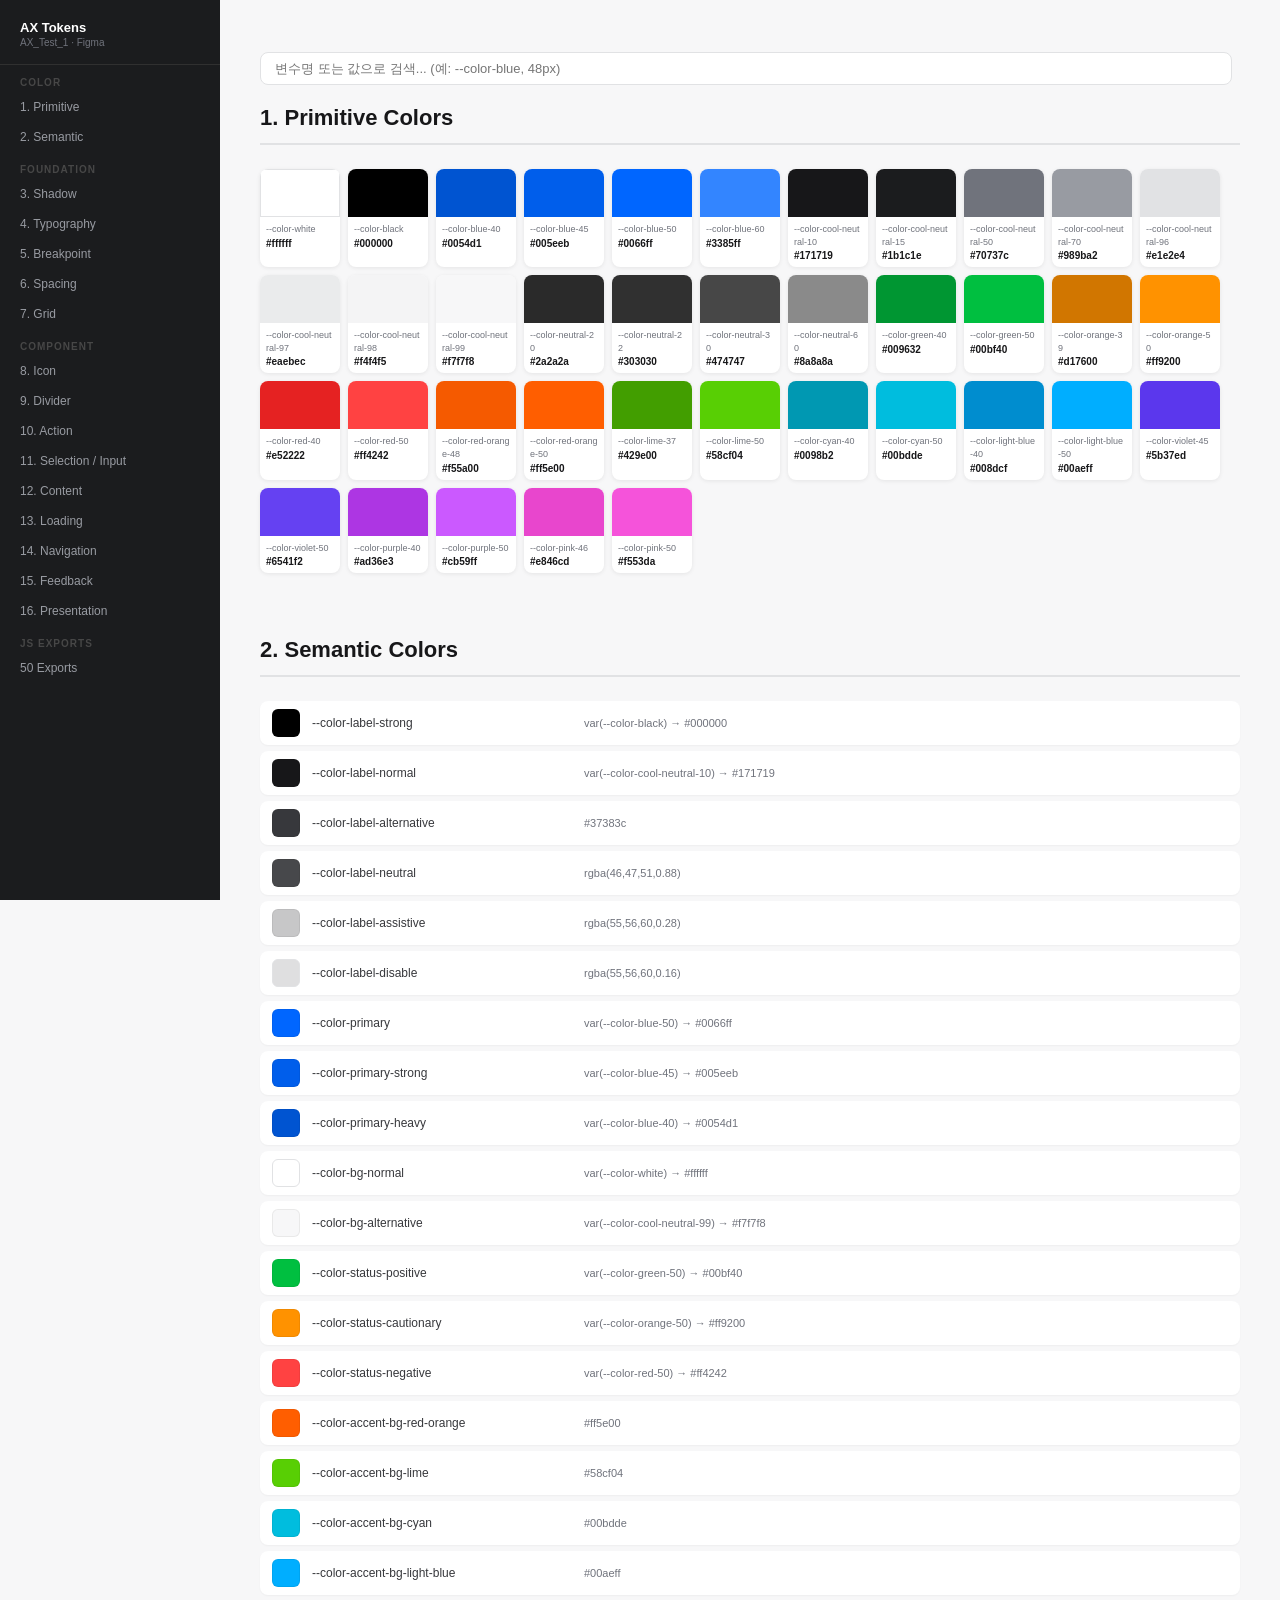
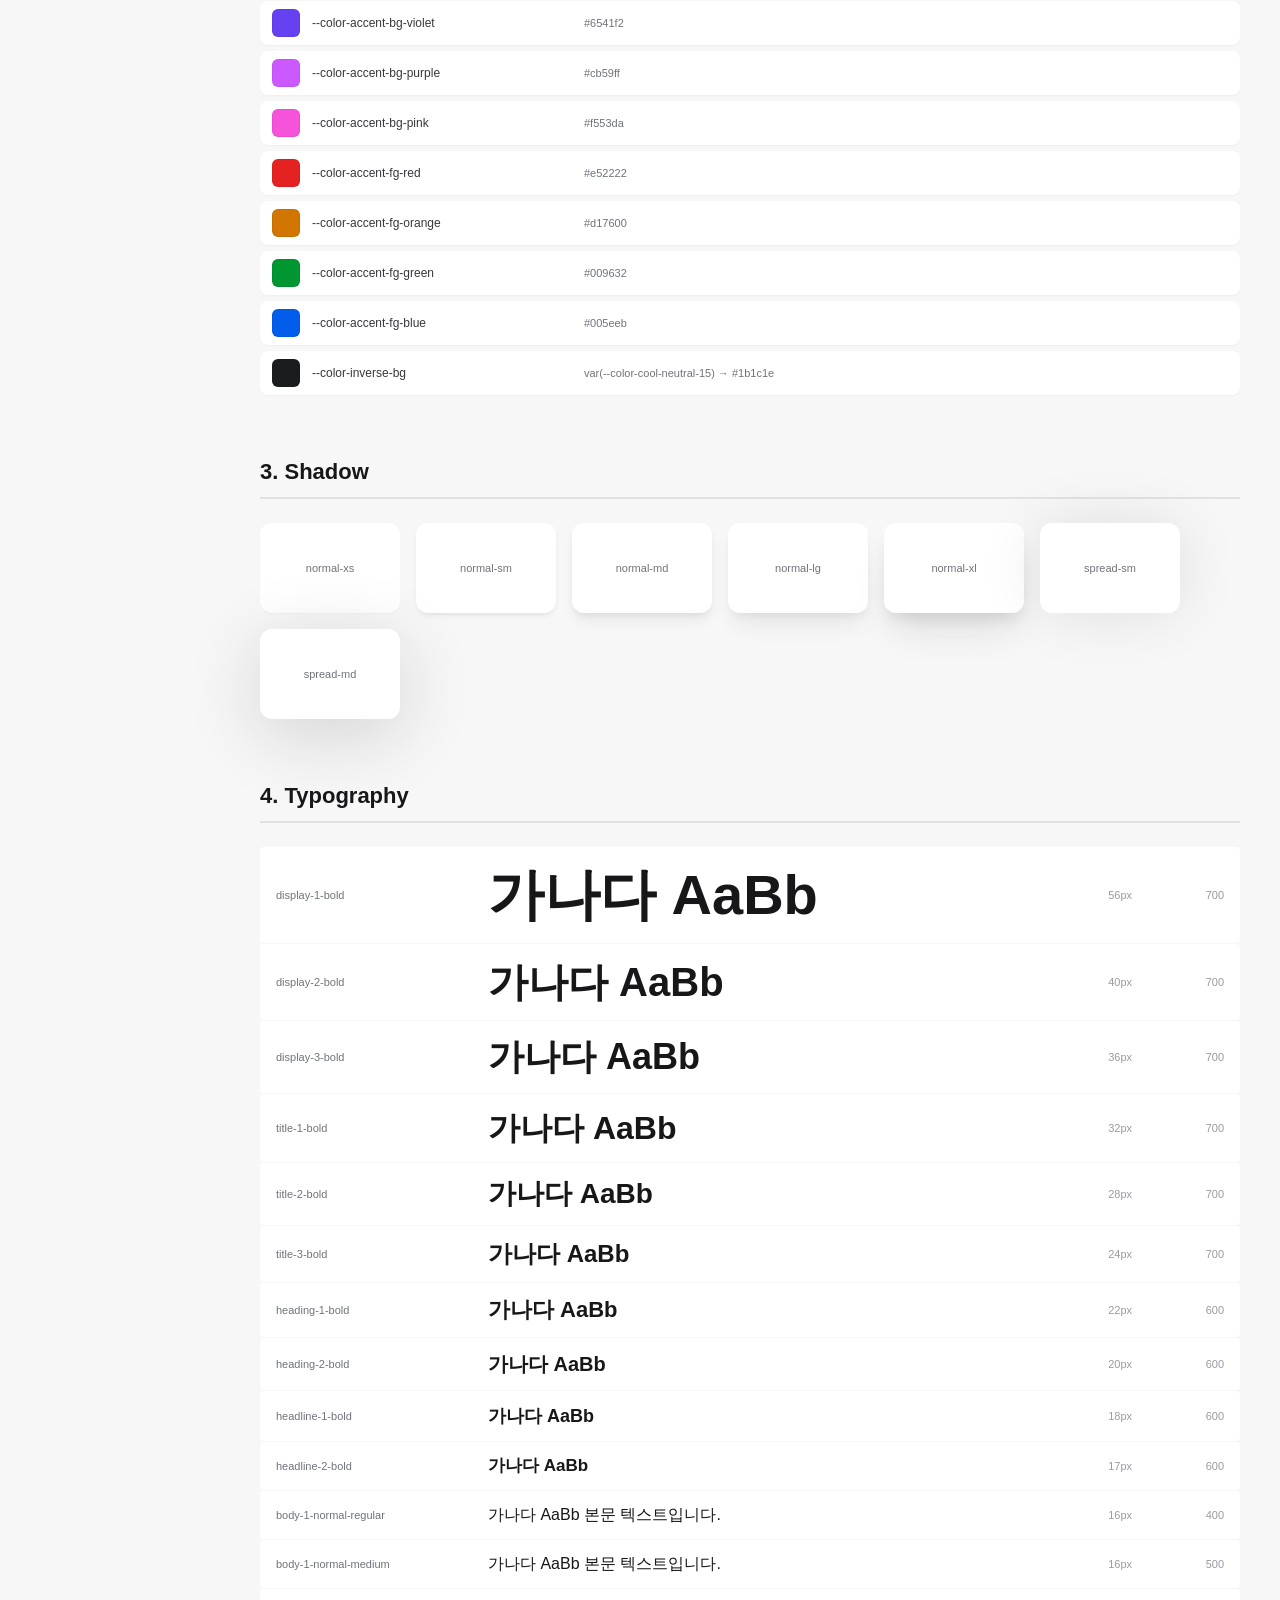
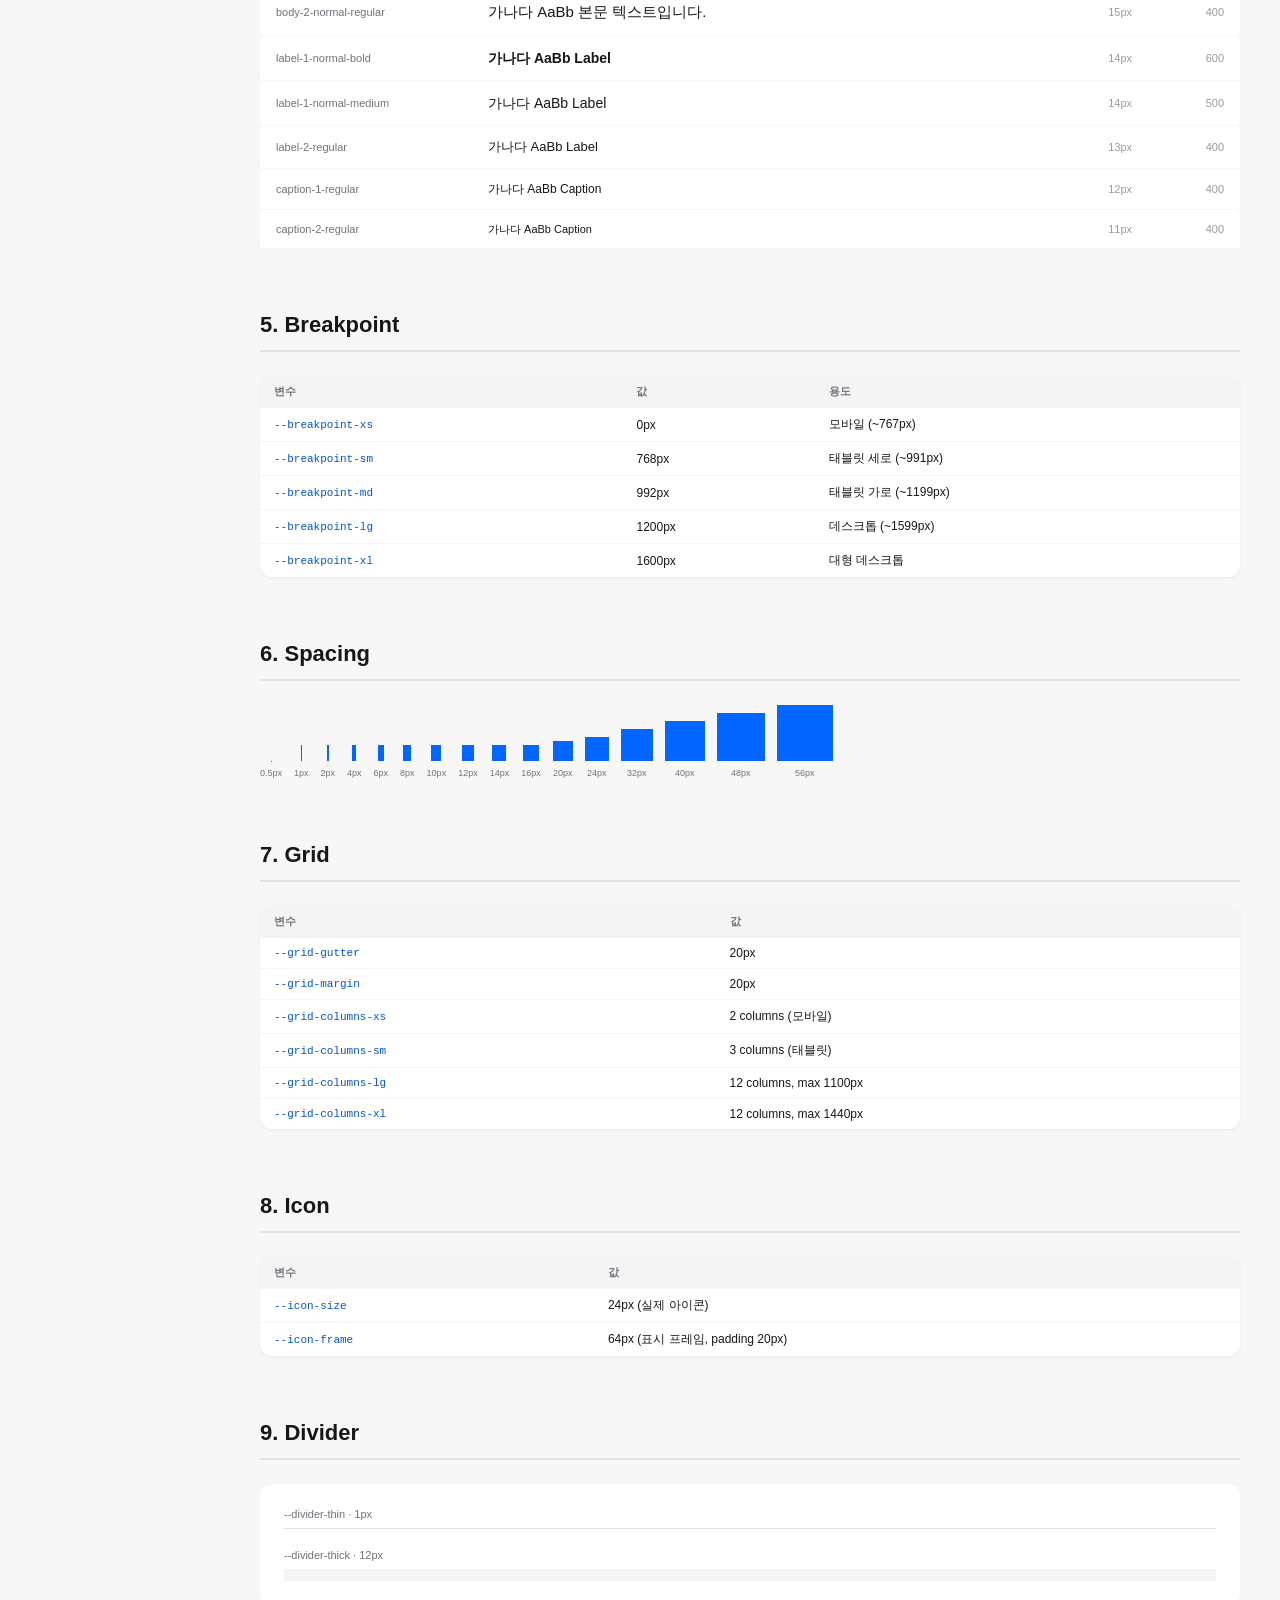
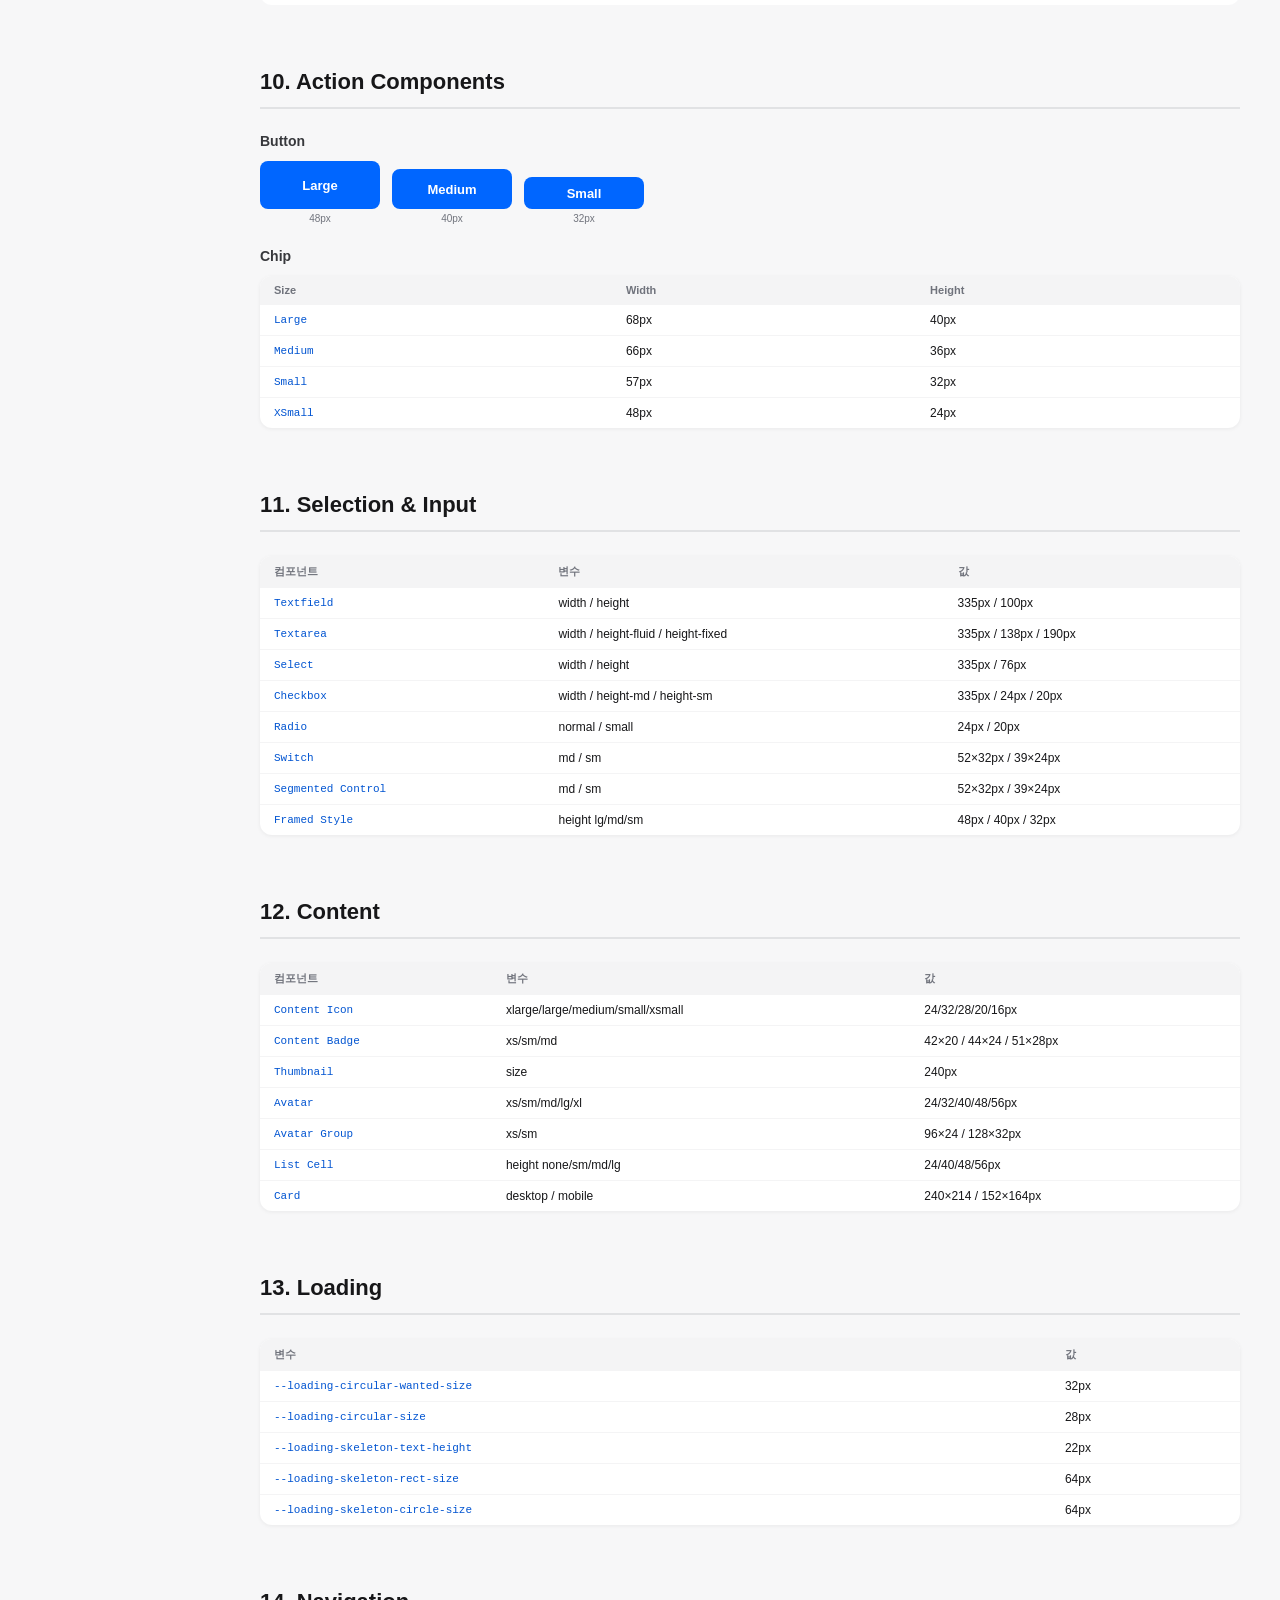
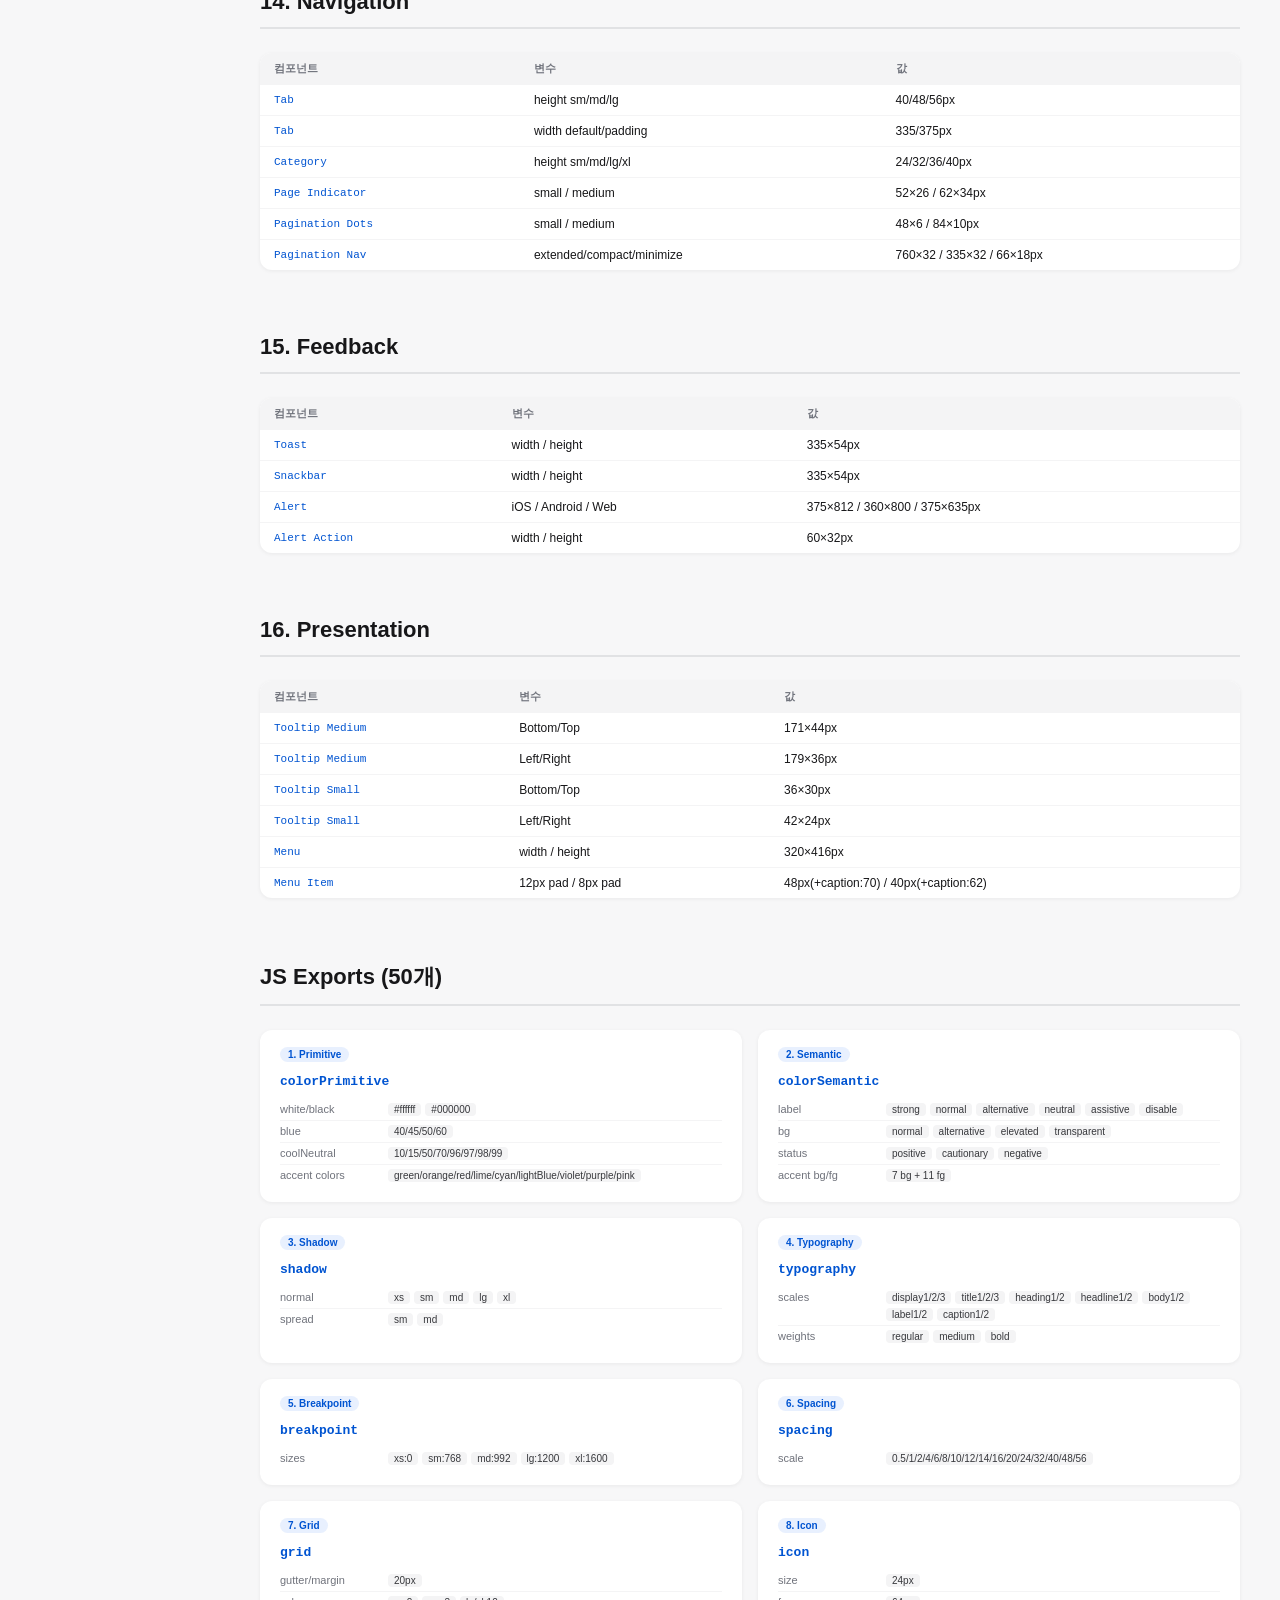
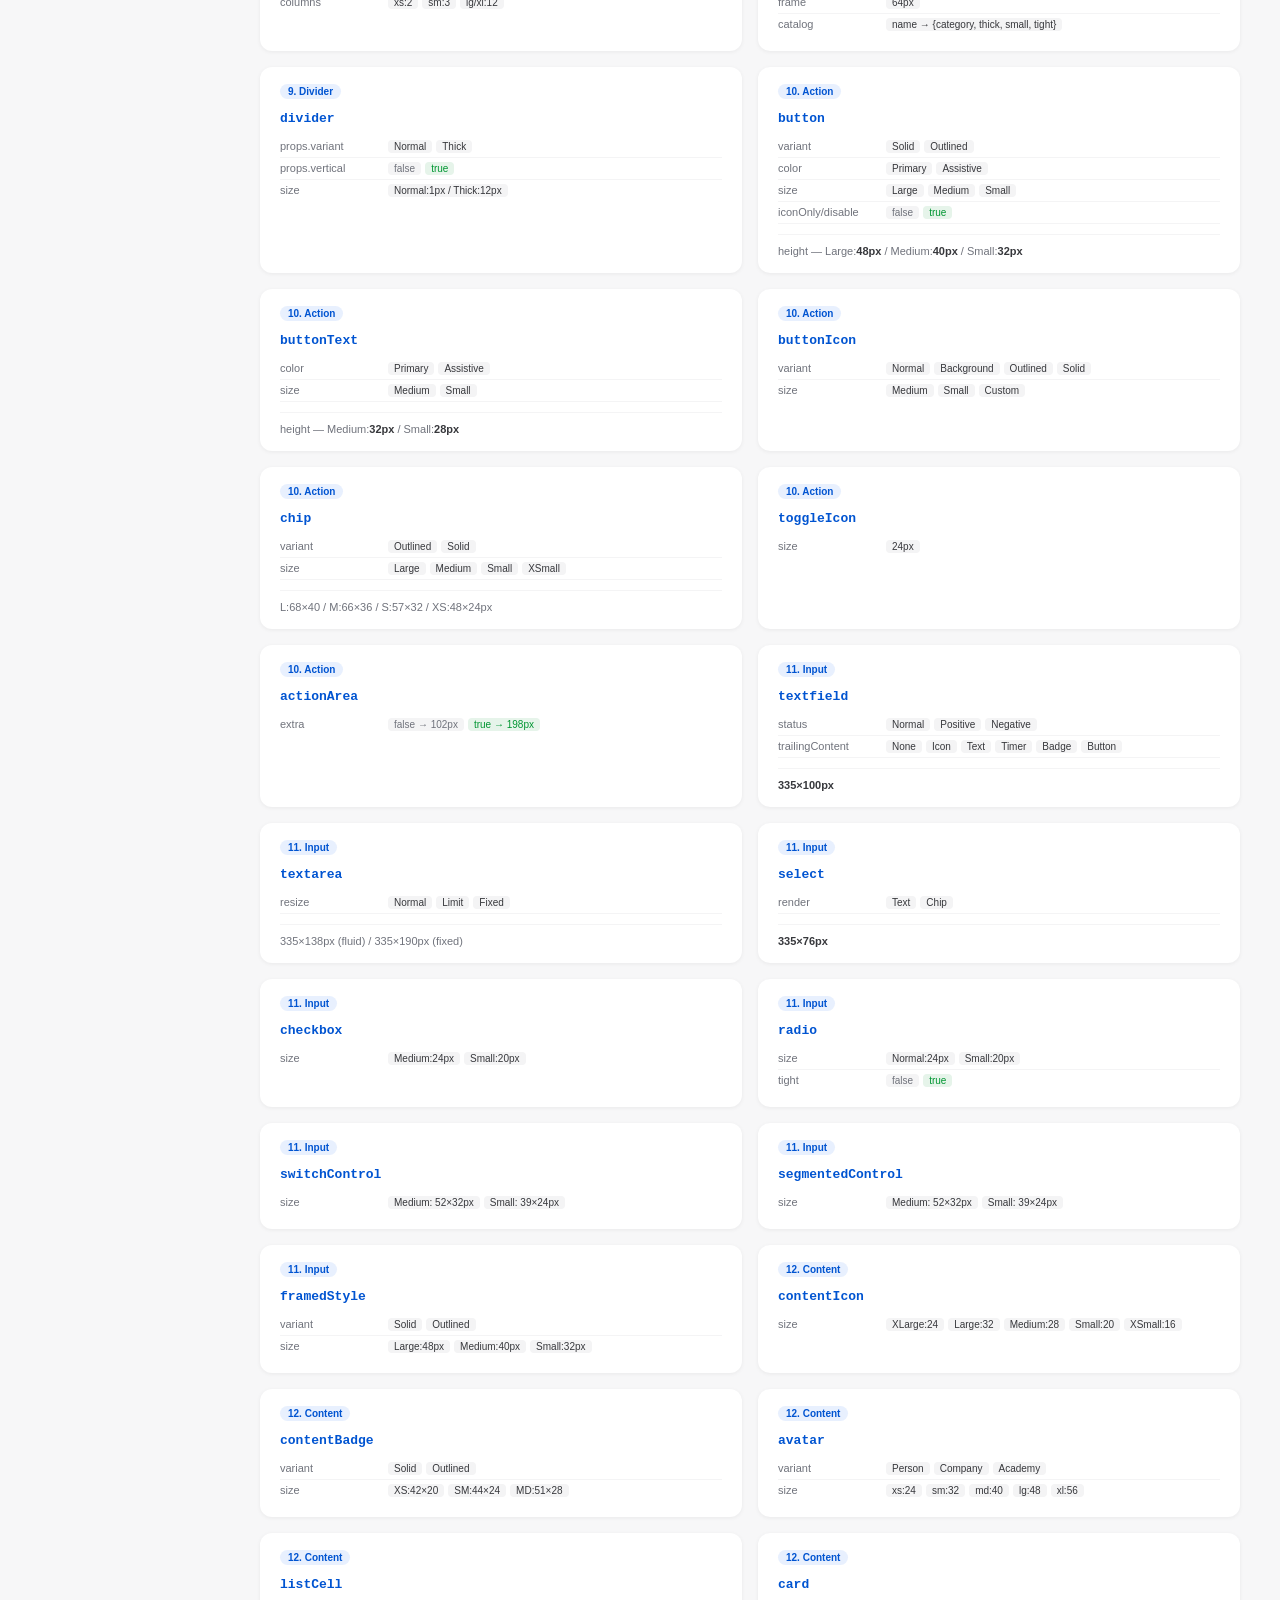
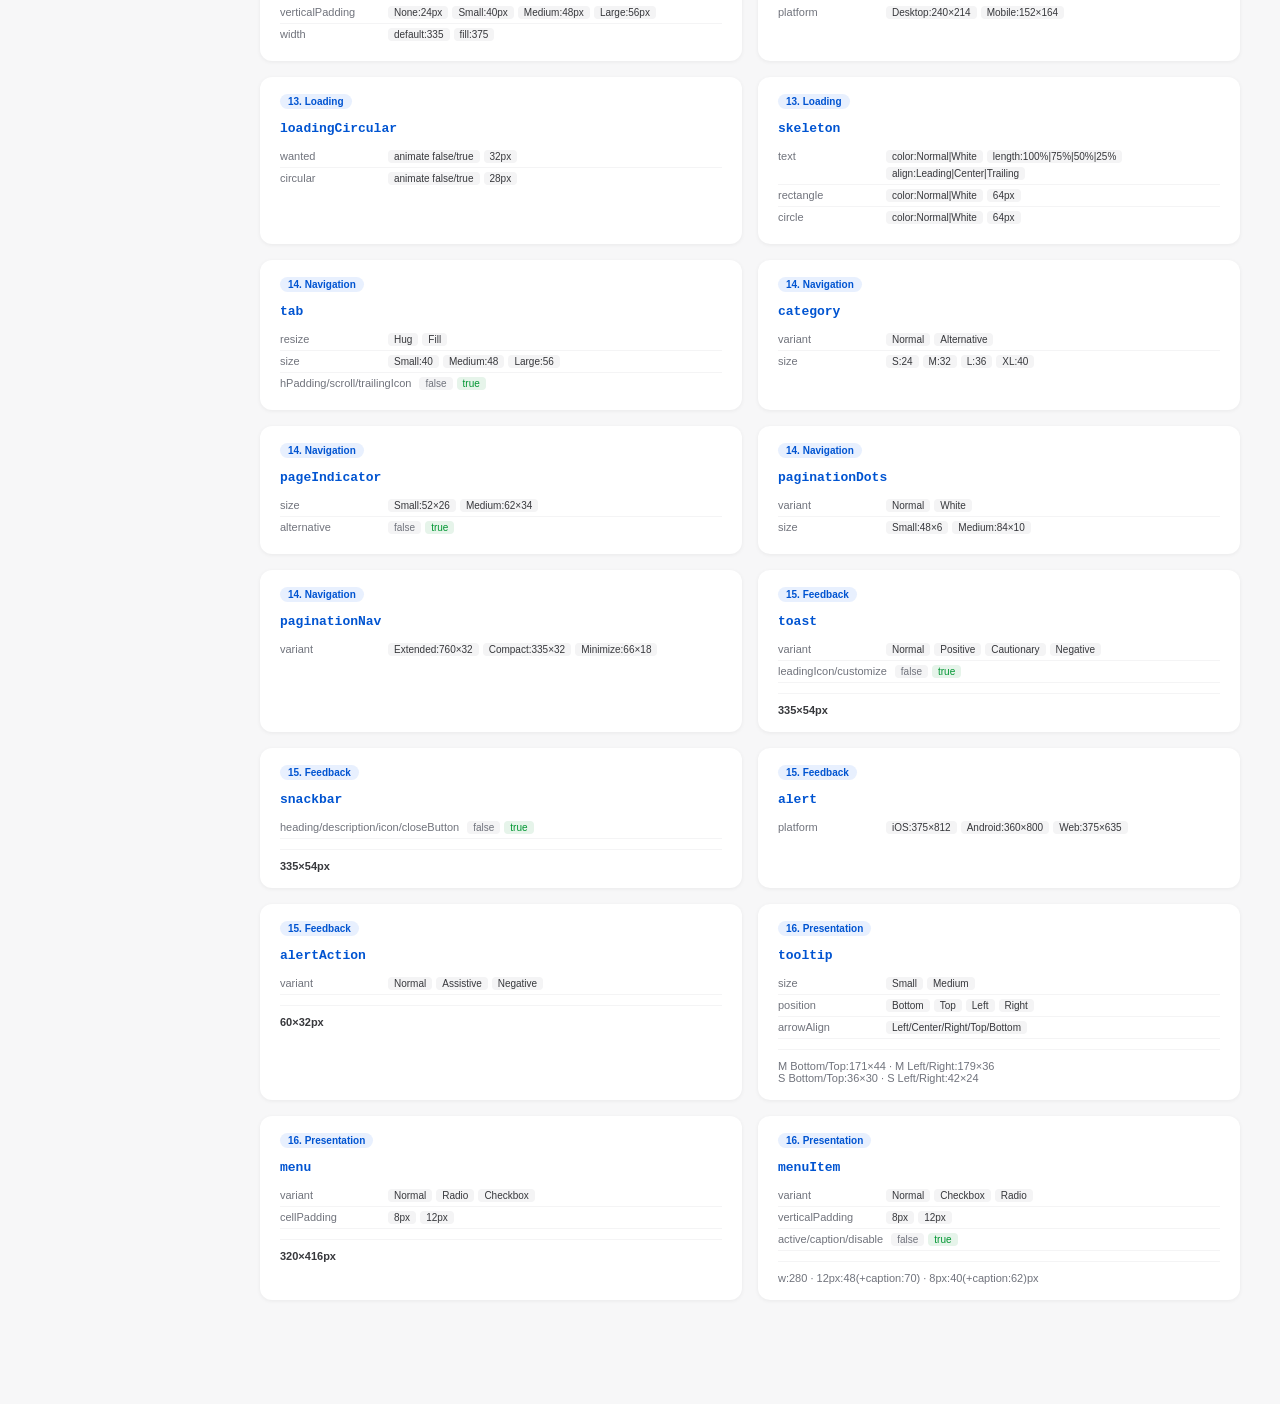
<file: tokens-viewer.html>
<!DOCTYPE html>
<html lang="ko">
<head>
<meta charset="UTF-8">
<meta name="viewport" content="width=device-width, initial-scale=1.0">
<title>AX Design Tokens Viewer</title>
<link rel="stylesheet" href="tokens.css">
<style>
  * { box-sizing: border-box; margin: 0; padding: 0; }

  body {
    font-family: "Pretendard JP", -apple-system, BlinkMacSystemFont, "Segoe UI", sans-serif;
    background: #f7f7f8;
    color: #171719;
    font-size: 13px;
  }

  /* ── Layout ── */
  .sidebar {
    position: fixed; top: 0; left: 0;
    width: 220px; height: 100vh;
    background: #1b1c1e; color: #e1e2e4;
    overflow-y: auto; padding: 20px 0;
    z-index: 100;
  }
  .sidebar h1 { font-size: 13px; font-weight: 700; color: #fff; padding: 0 20px 16px; border-bottom: 1px solid #303030; }
  .sidebar h1 span { display: block; font-size: 10px; font-weight: 400; color: #70737c; margin-top: 2px; }
  .sidebar nav a {
    display: block; padding: 8px 20px; font-size: 12px; color: #989ba2;
    text-decoration: none; transition: background 0.15s, color 0.15s;
  }
  .sidebar nav a:hover, .sidebar nav a.active { background: #303030; color: #fff; }
  .sidebar nav .group { padding: 12px 20px 4px; font-size: 10px; font-weight: 600; color: #474747; letter-spacing: 1px; text-transform: uppercase; }

  .main { margin-left: 220px; padding: 40px; }
  .section { margin-bottom: 64px; }
  .section-title {
    font-size: 22px; font-weight: 700; color: #171719;
    border-bottom: 2px solid #e1e2e4; padding-bottom: 12px; margin-bottom: 24px;
  }
  .sub-title { font-size: 14px; font-weight: 600; color: #37383c; margin: 24px 0 12px; }

  /* ── Search ── */
  .search-bar {
    position: sticky; top: 0; z-index: 50;
    background: #f7f7f8; padding: 12px 0 20px;
    display: flex; gap: 8px; align-items: center;
  }
  .search-bar input {
    flex: 1; padding: 8px 14px; border: 1px solid #e1e2e4; border-radius: 8px;
    font-size: 13px; background: #fff; outline: none;
    transition: border-color 0.2s;
  }
  .search-bar input:focus { border-color: #0066ff; }
  .search-bar .count { font-size: 12px; color: #70737c; white-space: nowrap; }

  /* ── Color Grid ── */
  .color-grid { display: flex; flex-wrap: wrap; gap: 8px; }
  .color-swatch {
    width: 80px; cursor: default;
    border-radius: 8px; overflow: hidden;
    box-shadow: 0 1px 4px rgba(0,0,0,0.08);
    background: #fff;
  }
  .color-swatch .preview { height: 48px; width: 100%; }
  .color-swatch .info { padding: 6px; }
  .color-swatch .name { font-size: 9px; color: #70737c; word-break: break-all; line-height: 1.4; }
  .color-swatch .value { font-size: 10px; font-weight: 600; color: #171719; margin-top: 2px; }

  /* ── Semantic Color Rows ── */
  .semantic-list { display: flex; flex-direction: column; gap: 6px; }
  .semantic-row {
    display: flex; align-items: center; gap: 12px;
    background: #fff; border-radius: 8px; padding: 8px 12px;
    box-shadow: 0 1px 2px rgba(0,0,0,0.04);
  }
  .semantic-row .dot { width: 28px; height: 28px; border-radius: 6px; flex-shrink: 0; border: 1px solid rgba(0,0,0,0.06); }
  .semantic-row .var-name { font-size: 12px; font-weight: 500; color: #37383c; min-width: 260px; }
  .semantic-row .ref { font-size: 11px; color: #70737c; }

  /* ── Typography ── */
  .typo-list { display: flex; flex-direction: column; gap: 1px; }
  .typo-row {
    display: grid; grid-template-columns: 200px 1fr 80px 80px;
    align-items: center; gap: 12px;
    background: #fff; padding: 12px 16px;
    border-radius: 4px;
  }
  .typo-row:hover { background: #f4f4f5; }
  .typo-row .label { font-size: 11px; color: #70737c; }
  .typo-row .preview-text { overflow: hidden; white-space: nowrap; text-overflow: ellipsis; }
  .typo-row .size-val { font-size: 11px; color: #989ba2; text-align: right; }

  /* ── Shadow ── */
  .shadow-grid { display: flex; flex-wrap: wrap; gap: 16px; }
  .shadow-card {
    width: 140px; height: 90px; background: #fff; border-radius: 12px;
    display: flex; flex-direction: column; align-items: center; justify-content: center;
    gap: 8px; cursor: default;
  }
  .shadow-card .label { font-size: 11px; color: #70737c; }

  /* ── Token Table ── */
  .token-table { width: 100%; border-collapse: collapse; background: #fff; border-radius: 12px; overflow: hidden; box-shadow: 0 1px 4px rgba(0,0,0,0.06); }
  .token-table th { background: #f4f4f5; font-size: 11px; font-weight: 600; color: #70737c; text-align: left; padding: 8px 14px; }
  .token-table td { padding: 8px 14px; font-size: 12px; border-top: 1px solid #f4f4f5; vertical-align: middle; }
  .token-table td:first-child { font-family: monospace; color: #0054d1; font-size: 11px; }
  .token-table td .val { font-weight: 600; }
  .size-bar { display: inline-flex; align-items: center; gap: 8px; }
  .size-rect { background: #0066ff22; border: 1px solid #0066ff44; border-radius: 2px; display: inline-block; }

  /* ── JS Export Cards ── */
  .export-grid { display: grid; grid-template-columns: repeat(auto-fill, minmax(340px, 1fr)); gap: 16px; }
  .export-card {
    background: #fff; border-radius: 12px; padding: 16px 20px;
    box-shadow: 0 1px 4px rgba(0,0,0,0.06);
  }
  .export-card h3 { font-size: 13px; font-weight: 700; color: #0054d1; margin-bottom: 10px; font-family: monospace; }
  .export-card .prop-row { display: flex; gap: 8px; font-size: 11px; padding: 4px 0; border-bottom: 1px solid #f4f4f5; align-items: flex-start; }
  .export-card .prop-row:last-child { border-bottom: none; }
  .export-card .prop-key { color: #70737c; min-width: 100px; flex-shrink: 0; font-weight: 500; }
  .export-card .prop-vals { color: #37383c; display: flex; flex-wrap: wrap; gap: 4px; }
  .export-card .tag {
    display: inline-block; padding: 1px 6px; border-radius: 4px;
    background: #f4f4f5; font-size: 10px; color: #37383c;
  }
  .export-card .tag.bool-true { background: #e6f4ea; color: #009632; }
  .export-card .tag.bool-false { background: #f4f4f5; color: #70737c; }
  .size-info { margin-top: 10px; padding-top: 10px; border-top: 1px solid #f4f4f5; font-size: 11px; color: #70737c; }
  .size-info strong { color: #37383c; }

  .badge { display: inline-block; padding: 2px 8px; border-radius: 20px; font-size: 10px; font-weight: 600; background: #e8f0fe; color: #0054d1; margin-bottom: 12px; }

  .hidden { display: none !important; }
</style>
</head>
<body>

<!-- Sidebar -->
<aside class="sidebar">
  <h1>AX Tokens <span>AX_Test_1 · Figma</span></h1>
  <nav>
    <div class="group">Color</div>
    <a href="#primitive">1. Primitive</a>
    <a href="#semantic">2. Semantic</a>
    <div class="group">Foundation</div>
    <a href="#shadow">3. Shadow</a>
    <a href="#typography">4. Typography</a>
    <a href="#breakpoint">5. Breakpoint</a>
    <a href="#spacing">6. Spacing</a>
    <a href="#grid">7. Grid</a>
    <div class="group">Component</div>
    <a href="#icon">8. Icon</a>
    <a href="#divider">9. Divider</a>
    <a href="#action">10. Action</a>
    <a href="#input">11. Selection / Input</a>
    <a href="#content">12. Content</a>
    <a href="#loading">13. Loading</a>
    <a href="#navigation">14. Navigation</a>
    <a href="#feedback">15. Feedback</a>
    <a href="#presentation">16. Presentation</a>
    <div class="group">JS Exports</div>
    <a href="#js-exports">50 Exports</a>
  </nav>
</aside>

<main class="main">

  <!-- Search -->
  <div class="search-bar">
    <input type="text" id="searchInput" placeholder="변수명 또는 값으로 검색... (예: --color-blue, 48px)" oninput="filterTokens(this.value)">
    <span class="count" id="searchCount"></span>
  </div>

  <!-- 1. Primitive Colors -->
  <section class="section" id="primitive">
    <h2 class="section-title">1. Primitive Colors</h2>
    <div class="color-grid" id="primitiveGrid">
      <!-- Common -->
      <div class="color-swatch"><div class="preview" style="background:#ffffff;border:1px solid #e1e2e4"></div><div class="info"><div class="name">--color-white</div><div class="value">#ffffff</div></div></div>
      <div class="color-swatch"><div class="preview" style="background:#000000"></div><div class="info"><div class="name">--color-black</div><div class="value">#000000</div></div></div>
      <!-- Blue -->
      <div class="color-swatch"><div class="preview" style="background:#0054d1"></div><div class="info"><div class="name">--color-blue-40</div><div class="value">#0054d1</div></div></div>
      <div class="color-swatch"><div class="preview" style="background:#005eeb"></div><div class="info"><div class="name">--color-blue-45</div><div class="value">#005eeb</div></div></div>
      <div class="color-swatch"><div class="preview" style="background:#0066ff"></div><div class="info"><div class="name">--color-blue-50</div><div class="value">#0066ff</div></div></div>
      <div class="color-swatch"><div class="preview" style="background:#3385ff"></div><div class="info"><div class="name">--color-blue-60</div><div class="value">#3385ff</div></div></div>
      <!-- Cool Neutral -->
      <div class="color-swatch"><div class="preview" style="background:#171719"></div><div class="info"><div class="name">--color-cool-neutral-10</div><div class="value">#171719</div></div></div>
      <div class="color-swatch"><div class="preview" style="background:#1b1c1e"></div><div class="info"><div class="name">--color-cool-neutral-15</div><div class="value">#1b1c1e</div></div></div>
      <div class="color-swatch"><div class="preview" style="background:#70737c"></div><div class="info"><div class="name">--color-cool-neutral-50</div><div class="value">#70737c</div></div></div>
      <div class="color-swatch"><div class="preview" style="background:#989ba2"></div><div class="info"><div class="name">--color-cool-neutral-70</div><div class="value">#989ba2</div></div></div>
      <div class="color-swatch"><div class="preview" style="background:#e1e2e4"></div><div class="info"><div class="name">--color-cool-neutral-96</div><div class="value">#e1e2e4</div></div></div>
      <div class="color-swatch"><div class="preview" style="background:#eaebec"></div><div class="info"><div class="name">--color-cool-neutral-97</div><div class="value">#eaebec</div></div></div>
      <div class="color-swatch"><div class="preview" style="background:#f4f4f5"></div><div class="info"><div class="name">--color-cool-neutral-98</div><div class="value">#f4f4f5</div></div></div>
      <div class="color-swatch"><div class="preview" style="background:#f7f7f8"></div><div class="info"><div class="name">--color-cool-neutral-99</div><div class="value">#f7f7f8</div></div></div>
      <!-- Neutral -->
      <div class="color-swatch"><div class="preview" style="background:#2a2a2a"></div><div class="info"><div class="name">--color-neutral-20</div><div class="value">#2a2a2a</div></div></div>
      <div class="color-swatch"><div class="preview" style="background:#303030"></div><div class="info"><div class="name">--color-neutral-22</div><div class="value">#303030</div></div></div>
      <div class="color-swatch"><div class="preview" style="background:#474747"></div><div class="info"><div class="name">--color-neutral-30</div><div class="value">#474747</div></div></div>
      <div class="color-swatch"><div class="preview" style="background:#8a8a8a"></div><div class="info"><div class="name">--color-neutral-60</div><div class="value">#8a8a8a</div></div></div>
      <!-- Status -->
      <div class="color-swatch"><div class="preview" style="background:#009632"></div><div class="info"><div class="name">--color-green-40</div><div class="value">#009632</div></div></div>
      <div class="color-swatch"><div class="preview" style="background:#00bf40"></div><div class="info"><div class="name">--color-green-50</div><div class="value">#00bf40</div></div></div>
      <div class="color-swatch"><div class="preview" style="background:#d17600"></div><div class="info"><div class="name">--color-orange-39</div><div class="value">#d17600</div></div></div>
      <div class="color-swatch"><div class="preview" style="background:#ff9200"></div><div class="info"><div class="name">--color-orange-50</div><div class="value">#ff9200</div></div></div>
      <div class="color-swatch"><div class="preview" style="background:#e52222"></div><div class="info"><div class="name">--color-red-40</div><div class="value">#e52222</div></div></div>
      <div class="color-swatch"><div class="preview" style="background:#ff4242"></div><div class="info"><div class="name">--color-red-50</div><div class="value">#ff4242</div></div></div>
      <!-- Accent -->
      <div class="color-swatch"><div class="preview" style="background:#f55a00"></div><div class="info"><div class="name">--color-red-orange-48</div><div class="value">#f55a00</div></div></div>
      <div class="color-swatch"><div class="preview" style="background:#ff5e00"></div><div class="info"><div class="name">--color-red-orange-50</div><div class="value">#ff5e00</div></div></div>
      <div class="color-swatch"><div class="preview" style="background:#429e00"></div><div class="info"><div class="name">--color-lime-37</div><div class="value">#429e00</div></div></div>
      <div class="color-swatch"><div class="preview" style="background:#58cf04"></div><div class="info"><div class="name">--color-lime-50</div><div class="value">#58cf04</div></div></div>
      <div class="color-swatch"><div class="preview" style="background:#0098b2"></div><div class="info"><div class="name">--color-cyan-40</div><div class="value">#0098b2</div></div></div>
      <div class="color-swatch"><div class="preview" style="background:#00bdde"></div><div class="info"><div class="name">--color-cyan-50</div><div class="value">#00bdde</div></div></div>
      <div class="color-swatch"><div class="preview" style="background:#008dcf"></div><div class="info"><div class="name">--color-light-blue-40</div><div class="value">#008dcf</div></div></div>
      <div class="color-swatch"><div class="preview" style="background:#00aeff"></div><div class="info"><div class="name">--color-light-blue-50</div><div class="value">#00aeff</div></div></div>
      <div class="color-swatch"><div class="preview" style="background:#5b37ed"></div><div class="info"><div class="name">--color-violet-45</div><div class="value">#5b37ed</div></div></div>
      <div class="color-swatch"><div class="preview" style="background:#6541f2"></div><div class="info"><div class="name">--color-violet-50</div><div class="value">#6541f2</div></div></div>
      <div class="color-swatch"><div class="preview" style="background:#ad36e3"></div><div class="info"><div class="name">--color-purple-40</div><div class="value">#ad36e3</div></div></div>
      <div class="color-swatch"><div class="preview" style="background:#cb59ff"></div><div class="info"><div class="name">--color-purple-50</div><div class="value">#cb59ff</div></div></div>
      <div class="color-swatch"><div class="preview" style="background:#e846cd"></div><div class="info"><div class="name">--color-pink-46</div><div class="value">#e846cd</div></div></div>
      <div class="color-swatch"><div class="preview" style="background:#f553da"></div><div class="info"><div class="name">--color-pink-50</div><div class="value">#f553da</div></div></div>
    </div>
  </section>

  <!-- 2. Semantic Colors -->
  <section class="section" id="semantic">
    <h2 class="section-title">2. Semantic Colors</h2>
    <div class="semantic-list">
      <div class="semantic-row"><div class="dot" style="background:var(--color-label-strong)"></div><span class="var-name">--color-label-strong</span><span class="ref">var(--color-black) → #000000</span></div>
      <div class="semantic-row"><div class="dot" style="background:var(--color-label-normal)"></div><span class="var-name">--color-label-normal</span><span class="ref">var(--color-cool-neutral-10) → #171719</span></div>
      <div class="semantic-row"><div class="dot" style="background:var(--color-label-alternative)"></div><span class="var-name">--color-label-alternative</span><span class="ref">#37383c</span></div>
      <div class="semantic-row"><div class="dot" style="background:var(--color-label-neutral)"></div><span class="var-name">--color-label-neutral</span><span class="ref">rgba(46,47,51,0.88)</span></div>
      <div class="semantic-row"><div class="dot" style="background:var(--color-label-assistive)"></div><span class="var-name">--color-label-assistive</span><span class="ref">rgba(55,56,60,0.28)</span></div>
      <div class="semantic-row"><div class="dot" style="background:var(--color-label-disable);border:1px solid #e1e2e4"></div><span class="var-name">--color-label-disable</span><span class="ref">rgba(55,56,60,0.16)</span></div>
      <div class="semantic-row"><div class="dot" style="background:var(--color-primary)"></div><span class="var-name">--color-primary</span><span class="ref">var(--color-blue-50) → #0066ff</span></div>
      <div class="semantic-row"><div class="dot" style="background:var(--color-primary-strong)"></div><span class="var-name">--color-primary-strong</span><span class="ref">var(--color-blue-45) → #005eeb</span></div>
      <div class="semantic-row"><div class="dot" style="background:var(--color-primary-heavy)"></div><span class="var-name">--color-primary-heavy</span><span class="ref">var(--color-blue-40) → #0054d1</span></div>
      <div class="semantic-row"><div class="dot" style="background:var(--color-bg-normal);border:1px solid #e1e2e4"></div><span class="var-name">--color-bg-normal</span><span class="ref">var(--color-white) → #ffffff</span></div>
      <div class="semantic-row"><div class="dot" style="background:var(--color-bg-alternative)"></div><span class="var-name">--color-bg-alternative</span><span class="ref">var(--color-cool-neutral-99) → #f7f7f8</span></div>
      <div class="semantic-row"><div class="dot" style="background:var(--color-status-positive)"></div><span class="var-name">--color-status-positive</span><span class="ref">var(--color-green-50) → #00bf40</span></div>
      <div class="semantic-row"><div class="dot" style="background:var(--color-status-cautionary)"></div><span class="var-name">--color-status-cautionary</span><span class="ref">var(--color-orange-50) → #ff9200</span></div>
      <div class="semantic-row"><div class="dot" style="background:var(--color-status-negative)"></div><span class="var-name">--color-status-negative</span><span class="ref">var(--color-red-50) → #ff4242</span></div>
      <div class="semantic-row"><div class="dot" style="background:var(--color-accent-bg-red-orange)"></div><span class="var-name">--color-accent-bg-red-orange</span><span class="ref">#ff5e00</span></div>
      <div class="semantic-row"><div class="dot" style="background:var(--color-accent-bg-lime)"></div><span class="var-name">--color-accent-bg-lime</span><span class="ref">#58cf04</span></div>
      <div class="semantic-row"><div class="dot" style="background:var(--color-accent-bg-cyan)"></div><span class="var-name">--color-accent-bg-cyan</span><span class="ref">#00bdde</span></div>
      <div class="semantic-row"><div class="dot" style="background:var(--color-accent-bg-light-blue)"></div><span class="var-name">--color-accent-bg-light-blue</span><span class="ref">#00aeff</span></div>
      <div class="semantic-row"><div class="dot" style="background:var(--color-accent-bg-violet)"></div><span class="var-name">--color-accent-bg-violet</span><span class="ref">#6541f2</span></div>
      <div class="semantic-row"><div class="dot" style="background:var(--color-accent-bg-purple)"></div><span class="var-name">--color-accent-bg-purple</span><span class="ref">#cb59ff</span></div>
      <div class="semantic-row"><div class="dot" style="background:var(--color-accent-bg-pink)"></div><span class="var-name">--color-accent-bg-pink</span><span class="ref">#f553da</span></div>
      <div class="semantic-row"><div class="dot" style="background:var(--color-accent-fg-red)"></div><span class="var-name">--color-accent-fg-red</span><span class="ref">#e52222</span></div>
      <div class="semantic-row"><div class="dot" style="background:var(--color-accent-fg-orange)"></div><span class="var-name">--color-accent-fg-orange</span><span class="ref">#d17600</span></div>
      <div class="semantic-row"><div class="dot" style="background:var(--color-accent-fg-green)"></div><span class="var-name">--color-accent-fg-green</span><span class="ref">#009632</span></div>
      <div class="semantic-row"><div class="dot" style="background:var(--color-accent-fg-blue)"></div><span class="var-name">--color-accent-fg-blue</span><span class="ref">#005eeb</span></div>
      <div class="semantic-row"><div class="dot" style="background:var(--color-inverse-bg)"></div><span class="var-name">--color-inverse-bg</span><span class="ref">var(--color-cool-neutral-15) → #1b1c1e</span></div>
    </div>
  </section>

  <!-- 3. Shadow -->
  <section class="section" id="shadow">
    <h2 class="section-title">3. Shadow</h2>
    <div class="shadow-grid">
      <div class="shadow-card" style="box-shadow:var(--shadow-normal-xs)"><div class="label">normal-xs</div></div>
      <div class="shadow-card" style="box-shadow:var(--shadow-normal-sm)"><div class="label">normal-sm</div></div>
      <div class="shadow-card" style="box-shadow:var(--shadow-normal-md)"><div class="label">normal-md</div></div>
      <div class="shadow-card" style="box-shadow:var(--shadow-normal-lg)"><div class="label">normal-lg</div></div>
      <div class="shadow-card" style="box-shadow:var(--shadow-normal-xl)"><div class="label">normal-xl</div></div>
      <div class="shadow-card" style="box-shadow:var(--shadow-spread-sm)"><div class="label">spread-sm</div></div>
      <div class="shadow-card" style="box-shadow:var(--shadow-spread-md)"><div class="label">spread-md</div></div>
    </div>
  </section>

  <!-- 4. Typography -->
  <section class="section" id="typography">
    <h2 class="section-title">4. Typography</h2>
    <div class="typo-list">
      <div class="typo-row"><span class="label">display-1-bold</span><span class="preview-text" style="font:var(--text-display-1-bold)">가나다 AaBb</span><span class="size-val">56px</span><span class="size-val">700</span></div>
      <div class="typo-row"><span class="label">display-2-bold</span><span class="preview-text" style="font:var(--text-display-2-bold)">가나다 AaBb</span><span class="size-val">40px</span><span class="size-val">700</span></div>
      <div class="typo-row"><span class="label">display-3-bold</span><span class="preview-text" style="font:var(--text-display-3-bold)">가나다 AaBb</span><span class="size-val">36px</span><span class="size-val">700</span></div>
      <div class="typo-row"><span class="label">title-1-bold</span><span class="preview-text" style="font:var(--text-title-1-bold)">가나다 AaBb</span><span class="size-val">32px</span><span class="size-val">700</span></div>
      <div class="typo-row"><span class="label">title-2-bold</span><span class="preview-text" style="font:var(--text-title-2-bold)">가나다 AaBb</span><span class="size-val">28px</span><span class="size-val">700</span></div>
      <div class="typo-row"><span class="label">title-3-bold</span><span class="preview-text" style="font:var(--text-title-3-bold)">가나다 AaBb</span><span class="size-val">24px</span><span class="size-val">700</span></div>
      <div class="typo-row"><span class="label">heading-1-bold</span><span class="preview-text" style="font:var(--text-heading-1-bold)">가나다 AaBb</span><span class="size-val">22px</span><span class="size-val">600</span></div>
      <div class="typo-row"><span class="label">heading-2-bold</span><span class="preview-text" style="font:var(--text-heading-2-bold)">가나다 AaBb</span><span class="size-val">20px</span><span class="size-val">600</span></div>
      <div class="typo-row"><span class="label">headline-1-bold</span><span class="preview-text" style="font:var(--text-headline-1-bold)">가나다 AaBb</span><span class="size-val">18px</span><span class="size-val">600</span></div>
      <div class="typo-row"><span class="label">headline-2-bold</span><span class="preview-text" style="font:var(--text-headline-2-bold)">가나다 AaBb</span><span class="size-val">17px</span><span class="size-val">600</span></div>
      <div class="typo-row"><span class="label">body-1-normal-regular</span><span class="preview-text" style="font:var(--text-body-1-normal-regular)">가나다 AaBb 본문 텍스트입니다.</span><span class="size-val">16px</span><span class="size-val">400</span></div>
      <div class="typo-row"><span class="label">body-1-normal-medium</span><span class="preview-text" style="font:var(--text-body-1-normal-medium)">가나다 AaBb 본문 텍스트입니다.</span><span class="size-val">16px</span><span class="size-val">500</span></div>
      <div class="typo-row"><span class="label">body-2-normal-regular</span><span class="preview-text" style="font:var(--text-body-2-normal-regular)">가나다 AaBb 본문 텍스트입니다.</span><span class="size-val">15px</span><span class="size-val">400</span></div>
      <div class="typo-row"><span class="label">label-1-normal-bold</span><span class="preview-text" style="font:var(--text-label-1-normal-bold)">가나다 AaBb Label</span><span class="size-val">14px</span><span class="size-val">600</span></div>
      <div class="typo-row"><span class="label">label-1-normal-medium</span><span class="preview-text" style="font:var(--text-label-1-normal-medium)">가나다 AaBb Label</span><span class="size-val">14px</span><span class="size-val">500</span></div>
      <div class="typo-row"><span class="label">label-2-regular</span><span class="preview-text" style="font:var(--text-label-2-regular)">가나다 AaBb Label</span><span class="size-val">13px</span><span class="size-val">400</span></div>
      <div class="typo-row"><span class="label">caption-1-regular</span><span class="preview-text" style="font:var(--text-caption-1-regular)">가나다 AaBb Caption</span><span class="size-val">12px</span><span class="size-val">400</span></div>
      <div class="typo-row"><span class="label">caption-2-regular</span><span class="preview-text" style="font:var(--text-caption-2-regular)">가나다 AaBb Caption</span><span class="size-val">11px</span><span class="size-val">400</span></div>
    </div>
  </section>

  <!-- 5. Breakpoint -->
  <section class="section" id="breakpoint">
    <h2 class="section-title">5. Breakpoint</h2>
    <table class="token-table">
      <thead><tr><th>변수</th><th>값</th><th>용도</th></tr></thead>
      <tbody>
        <tr><td>--breakpoint-xs</td><td class="val">0px</td><td>모바일 (~767px)</td></tr>
        <tr><td>--breakpoint-sm</td><td class="val">768px</td><td>태블릿 세로 (~991px)</td></tr>
        <tr><td>--breakpoint-md</td><td class="val">992px</td><td>태블릿 가로 (~1199px)</td></tr>
        <tr><td>--breakpoint-lg</td><td class="val">1200px</td><td>데스크톱 (~1599px)</td></tr>
        <tr><td>--breakpoint-xl</td><td class="val">1600px</td><td>대형 데스크톱</td></tr>
      </tbody>
    </table>
  </section>

  <!-- 6. Spacing -->
  <section class="section" id="spacing">
    <h2 class="section-title">6. Spacing</h2>
    <div style="display:flex;flex-wrap:wrap;gap:12px;align-items:flex-end;">
      <div style="text-align:center" title="--spacing-0-5"><div style="width:0.5px;height:0.5px;background:#0066ff;display:inline-block"></div><div style="font-size:9px;color:#70737c;margin-top:4px">0.5px</div></div>
      <div style="text-align:center" title="--spacing-1"><div style="width:1px;height:16px;background:#0066ff;display:inline-block"></div><div style="font-size:9px;color:#70737c;margin-top:4px">1px</div></div>
      <div style="text-align:center" title="--spacing-2"><div style="width:2px;height:16px;background:#0066ff;display:inline-block"></div><div style="font-size:9px;color:#70737c;margin-top:4px">2px</div></div>
      <div style="text-align:center" title="--spacing-4"><div style="width:4px;height:16px;background:#0066ff;display:inline-block"></div><div style="font-size:9px;color:#70737c;margin-top:4px">4px</div></div>
      <div style="text-align:center" title="--spacing-6"><div style="width:6px;height:16px;background:#0066ff;display:inline-block"></div><div style="font-size:9px;color:#70737c;margin-top:4px">6px</div></div>
      <div style="text-align:center" title="--spacing-8"><div style="width:8px;height:16px;background:#0066ff;display:inline-block"></div><div style="font-size:9px;color:#70737c;margin-top:4px">8px</div></div>
      <div style="text-align:center" title="--spacing-10"><div style="width:10px;height:16px;background:#0066ff;display:inline-block"></div><div style="font-size:9px;color:#70737c;margin-top:4px">10px</div></div>
      <div style="text-align:center" title="--spacing-12"><div style="width:12px;height:16px;background:#0066ff;display:inline-block"></div><div style="font-size:9px;color:#70737c;margin-top:4px">12px</div></div>
      <div style="text-align:center" title="--spacing-14"><div style="width:14px;height:16px;background:#0066ff;display:inline-block"></div><div style="font-size:9px;color:#70737c;margin-top:4px">14px</div></div>
      <div style="text-align:center" title="--spacing-16"><div style="width:16px;height:16px;background:#0066ff;display:inline-block"></div><div style="font-size:9px;color:#70737c;margin-top:4px">16px</div></div>
      <div style="text-align:center" title="--spacing-20"><div style="width:20px;height:20px;background:#0066ff;display:inline-block"></div><div style="font-size:9px;color:#70737c;margin-top:4px">20px</div></div>
      <div style="text-align:center" title="--spacing-24"><div style="width:24px;height:24px;background:#0066ff;display:inline-block"></div><div style="font-size:9px;color:#70737c;margin-top:4px">24px</div></div>
      <div style="text-align:center" title="--spacing-32"><div style="width:32px;height:32px;background:#0066ff;display:inline-block"></div><div style="font-size:9px;color:#70737c;margin-top:4px">32px</div></div>
      <div style="text-align:center" title="--spacing-40"><div style="width:40px;height:40px;background:#0066ff;display:inline-block"></div><div style="font-size:9px;color:#70737c;margin-top:4px">40px</div></div>
      <div style="text-align:center" title="--spacing-48"><div style="width:48px;height:48px;background:#0066ff;display:inline-block"></div><div style="font-size:9px;color:#70737c;margin-top:4px">48px</div></div>
      <div style="text-align:center" title="--spacing-56"><div style="width:56px;height:56px;background:#0066ff;display:inline-block"></div><div style="font-size:9px;color:#70737c;margin-top:4px">56px</div></div>
    </div>
  </section>

  <!-- 7. Grid -->
  <section class="section" id="grid">
    <h2 class="section-title">7. Grid</h2>
    <table class="token-table">
      <thead><tr><th>변수</th><th>값</th></tr></thead>
      <tbody>
        <tr><td>--grid-gutter</td><td class="val">20px</td></tr>
        <tr><td>--grid-margin</td><td class="val">20px</td></tr>
        <tr><td>--grid-columns-xs</td><td class="val">2 columns (모바일)</td></tr>
        <tr><td>--grid-columns-sm</td><td class="val">3 columns (태블릿)</td></tr>
        <tr><td>--grid-columns-lg</td><td class="val">12 columns, max 1100px</td></tr>
        <tr><td>--grid-columns-xl</td><td class="val">12 columns, max 1440px</td></tr>
      </tbody>
    </table>
  </section>

  <!-- 8. Icon -->
  <section class="section" id="icon">
    <h2 class="section-title">8. Icon</h2>
    <table class="token-table">
      <thead><tr><th>변수</th><th>값</th></tr></thead>
      <tbody>
        <tr><td>--icon-size</td><td class="val">24px (실제 아이콘)</td></tr>
        <tr><td>--icon-frame</td><td class="val">64px (표시 프레임, padding 20px)</td></tr>
      </tbody>
    </table>
  </section>

  <!-- 9. Divider -->
  <section class="section" id="divider">
    <h2 class="section-title">9. Divider</h2>
    <div style="background:#fff;padding:24px;border-radius:12px;display:flex;flex-direction:column;gap:20px;">
      <div>
        <div style="font-size:11px;color:#70737c;margin-bottom:8px">--divider-thin · 1px</div>
        <div style="height:1px;background:#e1e2e4;width:100%"></div>
      </div>
      <div>
        <div style="font-size:11px;color:#70737c;margin-bottom:8px">--divider-thick · 12px</div>
        <div style="height:12px;background:#f4f4f5;width:100%"></div>
      </div>
    </div>
  </section>

  <!-- 10. Action -->
  <section class="section" id="action">
    <h2 class="section-title">10. Action Components</h2>

    <div class="sub-title">Button</div>
    <div style="display:flex;gap:12px;align-items:flex-end;flex-wrap:wrap;">
      <div style="text-align:center"><div style="width:120px;height:48px;background:#0066ff;border-radius:8px;display:flex;align-items:center;justify-content:center;color:#fff;font-size:13px;font-weight:600">Large</div><div style="font-size:10px;color:#70737c;margin-top:4px">48px</div></div>
      <div style="text-align:center"><div style="width:120px;height:40px;background:#0066ff;border-radius:8px;display:flex;align-items:center;justify-content:center;color:#fff;font-size:13px;font-weight:600">Medium</div><div style="font-size:10px;color:#70737c;margin-top:4px">40px</div></div>
      <div style="text-align:center"><div style="width:120px;height:32px;background:#0066ff;border-radius:8px;display:flex;align-items:center;justify-content:center;color:#fff;font-size:13px;font-weight:600">Small</div><div style="font-size:10px;color:#70737c;margin-top:4px">32px</div></div>
    </div>

    <div class="sub-title">Chip</div>
    <table class="token-table">
      <thead><tr><th>Size</th><th>Width</th><th>Height</th></tr></thead>
      <tbody>
        <tr><td>Large</td><td class="val">68px</td><td class="val">40px</td></tr>
        <tr><td>Medium</td><td class="val">66px</td><td class="val">36px</td></tr>
        <tr><td>Small</td><td class="val">57px</td><td class="val">32px</td></tr>
        <tr><td>XSmall</td><td class="val">48px</td><td class="val">24px</td></tr>
      </tbody>
    </table>
  </section>

  <!-- 11. Selection & Input -->
  <section class="section" id="input">
    <h2 class="section-title">11. Selection &amp; Input</h2>
    <table class="token-table">
      <thead><tr><th>컴포넌트</th><th>변수</th><th>값</th></tr></thead>
      <tbody>
        <tr><td>Textfield</td><td>width / height</td><td class="val">335px / 100px</td></tr>
        <tr><td>Textarea</td><td>width / height-fluid / height-fixed</td><td class="val">335px / 138px / 190px</td></tr>
        <tr><td>Select</td><td>width / height</td><td class="val">335px / 76px</td></tr>
        <tr><td>Checkbox</td><td>width / height-md / height-sm</td><td class="val">335px / 24px / 20px</td></tr>
        <tr><td>Radio</td><td>normal / small</td><td class="val">24px / 20px</td></tr>
        <tr><td>Switch</td><td>md / sm</td><td class="val">52×32px / 39×24px</td></tr>
        <tr><td>Segmented Control</td><td>md / sm</td><td class="val">52×32px / 39×24px</td></tr>
        <tr><td>Framed Style</td><td>height lg/md/sm</td><td class="val">48px / 40px / 32px</td></tr>
      </tbody>
    </table>
  </section>

  <!-- 12. Content -->
  <section class="section" id="content">
    <h2 class="section-title">12. Content</h2>
    <table class="token-table">
      <thead><tr><th>컴포넌트</th><th>변수</th><th>값</th></tr></thead>
      <tbody>
        <tr><td>Content Icon</td><td>xlarge/large/medium/small/xsmall</td><td class="val">24/32/28/20/16px</td></tr>
        <tr><td>Content Badge</td><td>xs/sm/md</td><td class="val">42×20 / 44×24 / 51×28px</td></tr>
        <tr><td>Thumbnail</td><td>size</td><td class="val">240px</td></tr>
        <tr><td>Avatar</td><td>xs/sm/md/lg/xl</td><td class="val">24/32/40/48/56px</td></tr>
        <tr><td>Avatar Group</td><td>xs/sm</td><td class="val">96×24 / 128×32px</td></tr>
        <tr><td>List Cell</td><td>height none/sm/md/lg</td><td class="val">24/40/48/56px</td></tr>
        <tr><td>Card</td><td>desktop / mobile</td><td class="val">240×214 / 152×164px</td></tr>
      </tbody>
    </table>
  </section>

  <!-- 13. Loading -->
  <section class="section" id="loading">
    <h2 class="section-title">13. Loading</h2>
    <table class="token-table">
      <thead><tr><th>변수</th><th>값</th></tr></thead>
      <tbody>
        <tr><td>--loading-circular-wanted-size</td><td class="val">32px</td></tr>
        <tr><td>--loading-circular-size</td><td class="val">28px</td></tr>
        <tr><td>--loading-skeleton-text-height</td><td class="val">22px</td></tr>
        <tr><td>--loading-skeleton-rect-size</td><td class="val">64px</td></tr>
        <tr><td>--loading-skeleton-circle-size</td><td class="val">64px</td></tr>
      </tbody>
    </table>
  </section>

  <!-- 14. Navigation -->
  <section class="section" id="navigation">
    <h2 class="section-title">14. Navigation</h2>
    <table class="token-table">
      <thead><tr><th>컴포넌트</th><th>변수</th><th>값</th></tr></thead>
      <tbody>
        <tr><td>Tab</td><td>height sm/md/lg</td><td class="val">40/48/56px</td></tr>
        <tr><td>Tab</td><td>width default/padding</td><td class="val">335/375px</td></tr>
        <tr><td>Category</td><td>height sm/md/lg/xl</td><td class="val">24/32/36/40px</td></tr>
        <tr><td>Page Indicator</td><td>small / medium</td><td class="val">52×26 / 62×34px</td></tr>
        <tr><td>Pagination Dots</td><td>small / medium</td><td class="val">48×6 / 84×10px</td></tr>
        <tr><td>Pagination Nav</td><td>extended/compact/minimize</td><td class="val">760×32 / 335×32 / 66×18px</td></tr>
      </tbody>
    </table>
  </section>

  <!-- 15. Feedback -->
  <section class="section" id="feedback">
    <h2 class="section-title">15. Feedback</h2>
    <table class="token-table">
      <thead><tr><th>컴포넌트</th><th>변수</th><th>값</th></tr></thead>
      <tbody>
        <tr><td>Toast</td><td>width / height</td><td class="val">335×54px</td></tr>
        <tr><td>Snackbar</td><td>width / height</td><td class="val">335×54px</td></tr>
        <tr><td>Alert</td><td>iOS / Android / Web</td><td class="val">375×812 / 360×800 / 375×635px</td></tr>
        <tr><td>Alert Action</td><td>width / height</td><td class="val">60×32px</td></tr>
      </tbody>
    </table>
  </section>

  <!-- 16. Presentation -->
  <section class="section" id="presentation">
    <h2 class="section-title">16. Presentation</h2>
    <table class="token-table">
      <thead><tr><th>컴포넌트</th><th>변수</th><th>값</th></tr></thead>
      <tbody>
        <tr><td>Tooltip Medium</td><td>Bottom/Top</td><td class="val">171×44px</td></tr>
        <tr><td>Tooltip Medium</td><td>Left/Right</td><td class="val">179×36px</td></tr>
        <tr><td>Tooltip Small</td><td>Bottom/Top</td><td class="val">36×30px</td></tr>
        <tr><td>Tooltip Small</td><td>Left/Right</td><td class="val">42×24px</td></tr>
        <tr><td>Menu</td><td>width / height</td><td class="val">320×416px</td></tr>
        <tr><td>Menu Item</td><td>12px pad / 8px pad</td><td class="val">48px(+caption:70) / 40px(+caption:62)</td></tr>
      </tbody>
    </table>
  </section>

  <!-- JS Exports -->
  <section class="section" id="js-exports">
    <h2 class="section-title">JS Exports (50개)</h2>
    <div class="export-grid" id="exportGrid">

      <!-- colorPrimitive -->
      <div class="export-card"><span class="badge">1. Primitive</span><h3>colorPrimitive</h3>
        <div class="prop-row"><span class="prop-key">white/black</span><span class="prop-vals"><span class="tag">#ffffff</span><span class="tag">#000000</span></span></div>
        <div class="prop-row"><span class="prop-key">blue</span><span class="prop-vals"><span class="tag">40/45/50/60</span></span></div>
        <div class="prop-row"><span class="prop-key">coolNeutral</span><span class="prop-vals"><span class="tag">10/15/50/70/96/97/98/99</span></span></div>
        <div class="prop-row"><span class="prop-key">accent colors</span><span class="prop-vals"><span class="tag">green/orange/red/lime/cyan/lightBlue/violet/purple/pink</span></span></div>
      </div>

      <!-- colorSemantic -->
      <div class="export-card"><span class="badge">2. Semantic</span><h3>colorSemantic</h3>
        <div class="prop-row"><span class="prop-key">label</span><span class="prop-vals"><span class="tag">strong</span><span class="tag">normal</span><span class="tag">alternative</span><span class="tag">neutral</span><span class="tag">assistive</span><span class="tag">disable</span></span></div>
        <div class="prop-row"><span class="prop-key">bg</span><span class="prop-vals"><span class="tag">normal</span><span class="tag">alternative</span><span class="tag">elevated</span><span class="tag">transparent</span></span></div>
        <div class="prop-row"><span class="prop-key">status</span><span class="prop-vals"><span class="tag">positive</span><span class="tag">cautionary</span><span class="tag">negative</span></span></div>
        <div class="prop-row"><span class="prop-key">accent bg/fg</span><span class="prop-vals"><span class="tag">7 bg + 11 fg</span></span></div>
      </div>

      <!-- shadow -->
      <div class="export-card"><span class="badge">3. Shadow</span><h3>shadow</h3>
        <div class="prop-row"><span class="prop-key">normal</span><span class="prop-vals"><span class="tag">xs</span><span class="tag">sm</span><span class="tag">md</span><span class="tag">lg</span><span class="tag">xl</span></span></div>
        <div class="prop-row"><span class="prop-key">spread</span><span class="prop-vals"><span class="tag">sm</span><span class="tag">md</span></span></div>
      </div>

      <!-- typography -->
      <div class="export-card"><span class="badge">4. Typography</span><h3>typography</h3>
        <div class="prop-row"><span class="prop-key">scales</span><span class="prop-vals"><span class="tag">display1/2/3</span><span class="tag">title1/2/3</span><span class="tag">heading1/2</span><span class="tag">headline1/2</span><span class="tag">body1/2</span><span class="tag">label1/2</span><span class="tag">caption1/2</span></span></div>
        <div class="prop-row"><span class="prop-key">weights</span><span class="prop-vals"><span class="tag">regular</span><span class="tag">medium</span><span class="tag">bold</span></span></div>
      </div>

      <!-- breakpoint -->
      <div class="export-card"><span class="badge">5. Breakpoint</span><h3>breakpoint</h3>
        <div class="prop-row"><span class="prop-key">sizes</span><span class="prop-vals"><span class="tag">xs:0</span><span class="tag">sm:768</span><span class="tag">md:992</span><span class="tag">lg:1200</span><span class="tag">xl:1600</span></span></div>
      </div>

      <!-- spacing -->
      <div class="export-card"><span class="badge">6. Spacing</span><h3>spacing</h3>
        <div class="prop-row"><span class="prop-key">scale</span><span class="prop-vals"><span class="tag">0.5/1/2/4/6/8/10/12/14/16/20/24/32/40/48/56</span></span></div>
      </div>

      <!-- grid -->
      <div class="export-card"><span class="badge">7. Grid</span><h3>grid</h3>
        <div class="prop-row"><span class="prop-key">gutter/margin</span><span class="prop-vals"><span class="tag">20px</span></span></div>
        <div class="prop-row"><span class="prop-key">columns</span><span class="prop-vals"><span class="tag">xs:2</span><span class="tag">sm:3</span><span class="tag">lg/xl:12</span></span></div>
      </div>

      <!-- icon -->
      <div class="export-card"><span class="badge">8. Icon</span><h3>icon</h3>
        <div class="prop-row"><span class="prop-key">size</span><span class="prop-vals"><span class="tag">24px</span></span></div>
        <div class="prop-row"><span class="prop-key">frame</span><span class="prop-vals"><span class="tag">64px</span></span></div>
        <div class="prop-row"><span class="prop-key">catalog</span><span class="prop-vals"><span class="tag">name → {category, thick, small, tight}</span></span></div>
      </div>

      <!-- divider -->
      <div class="export-card"><span class="badge">9. Divider</span><h3>divider</h3>
        <div class="prop-row"><span class="prop-key">props.variant</span><span class="prop-vals"><span class="tag">Normal</span><span class="tag">Thick</span></span></div>
        <div class="prop-row"><span class="prop-key">props.vertical</span><span class="prop-vals"><span class="tag bool-false">false</span><span class="tag bool-true">true</span></span></div>
        <div class="prop-row"><span class="prop-key">size</span><span class="prop-vals"><span class="tag">Normal:1px / Thick:12px</span></span></div>
      </div>

      <!-- button -->
      <div class="export-card"><span class="badge">10. Action</span><h3>button</h3>
        <div class="prop-row"><span class="prop-key">variant</span><span class="prop-vals"><span class="tag">Solid</span><span class="tag">Outlined</span></span></div>
        <div class="prop-row"><span class="prop-key">color</span><span class="prop-vals"><span class="tag">Primary</span><span class="tag">Assistive</span></span></div>
        <div class="prop-row"><span class="prop-key">size</span><span class="prop-vals"><span class="tag">Large</span><span class="tag">Medium</span><span class="tag">Small</span></span></div>
        <div class="prop-row"><span class="prop-key">iconOnly/disable</span><span class="prop-vals"><span class="tag bool-false">false</span><span class="tag bool-true">true</span></span></div>
        <div class="size-info">height — Large:<strong>48px</strong> / Medium:<strong>40px</strong> / Small:<strong>32px</strong></div>
      </div>

      <div class="export-card"><span class="badge">10. Action</span><h3>buttonText</h3>
        <div class="prop-row"><span class="prop-key">color</span><span class="prop-vals"><span class="tag">Primary</span><span class="tag">Assistive</span></span></div>
        <div class="prop-row"><span class="prop-key">size</span><span class="prop-vals"><span class="tag">Medium</span><span class="tag">Small</span></span></div>
        <div class="size-info">height — Medium:<strong>32px</strong> / Small:<strong>28px</strong></div>
      </div>

      <div class="export-card"><span class="badge">10. Action</span><h3>buttonIcon</h3>
        <div class="prop-row"><span class="prop-key">variant</span><span class="prop-vals"><span class="tag">Normal</span><span class="tag">Background</span><span class="tag">Outlined</span><span class="tag">Solid</span></span></div>
        <div class="prop-row"><span class="prop-key">size</span><span class="prop-vals"><span class="tag">Medium</span><span class="tag">Small</span><span class="tag">Custom</span></span></div>
      </div>

      <div class="export-card"><span class="badge">10. Action</span><h3>chip</h3>
        <div class="prop-row"><span class="prop-key">variant</span><span class="prop-vals"><span class="tag">Outlined</span><span class="tag">Solid</span></span></div>
        <div class="prop-row"><span class="prop-key">size</span><span class="prop-vals"><span class="tag">Large</span><span class="tag">Medium</span><span class="tag">Small</span><span class="tag">XSmall</span></span></div>
        <div class="size-info">L:68×40 / M:66×36 / S:57×32 / XS:48×24px</div>
      </div>

      <div class="export-card"><span class="badge">10. Action</span><h3>toggleIcon</h3>
        <div class="prop-row"><span class="prop-key">size</span><span class="prop-vals"><span class="tag">24px</span></span></div>
      </div>

      <div class="export-card"><span class="badge">10. Action</span><h3>actionArea</h3>
        <div class="prop-row"><span class="prop-key">extra</span><span class="prop-vals"><span class="tag bool-false">false → 102px</span><span class="tag bool-true">true → 198px</span></span></div>
      </div>

      <!-- input -->
      <div class="export-card"><span class="badge">11. Input</span><h3>textfield</h3>
        <div class="prop-row"><span class="prop-key">status</span><span class="prop-vals"><span class="tag">Normal</span><span class="tag">Positive</span><span class="tag">Negative</span></span></div>
        <div class="prop-row"><span class="prop-key">trailingContent</span><span class="prop-vals"><span class="tag">None</span><span class="tag">Icon</span><span class="tag">Text</span><span class="tag">Timer</span><span class="tag">Badge</span><span class="tag">Button</span></span></div>
        <div class="size-info"><strong>335×100px</strong></div>
      </div>

      <div class="export-card"><span class="badge">11. Input</span><h3>textarea</h3>
        <div class="prop-row"><span class="prop-key">resize</span><span class="prop-vals"><span class="tag">Normal</span><span class="tag">Limit</span><span class="tag">Fixed</span></span></div>
        <div class="size-info">335×138px (fluid) / 335×190px (fixed)</div>
      </div>

      <div class="export-card"><span class="badge">11. Input</span><h3>select</h3>
        <div class="prop-row"><span class="prop-key">render</span><span class="prop-vals"><span class="tag">Text</span><span class="tag">Chip</span></span></div>
        <div class="size-info"><strong>335×76px</strong></div>
      </div>

      <div class="export-card"><span class="badge">11. Input</span><h3>checkbox</h3>
        <div class="prop-row"><span class="prop-key">size</span><span class="prop-vals"><span class="tag">Medium:24px</span><span class="tag">Small:20px</span></span></div>
      </div>

      <div class="export-card"><span class="badge">11. Input</span><h3>radio</h3>
        <div class="prop-row"><span class="prop-key">size</span><span class="prop-vals"><span class="tag">Normal:24px</span><span class="tag">Small:20px</span></span></div>
        <div class="prop-row"><span class="prop-key">tight</span><span class="prop-vals"><span class="tag bool-false">false</span><span class="tag bool-true">true</span></span></div>
      </div>

      <div class="export-card"><span class="badge">11. Input</span><h3>switchControl</h3>
        <div class="prop-row"><span class="prop-key">size</span><span class="prop-vals"><span class="tag">Medium: 52×32px</span><span class="tag">Small: 39×24px</span></span></div>
      </div>

      <div class="export-card"><span class="badge">11. Input</span><h3>segmentedControl</h3>
        <div class="prop-row"><span class="prop-key">size</span><span class="prop-vals"><span class="tag">Medium: 52×32px</span><span class="tag">Small: 39×24px</span></span></div>
      </div>

      <div class="export-card"><span class="badge">11. Input</span><h3>framedStyle</h3>
        <div class="prop-row"><span class="prop-key">variant</span><span class="prop-vals"><span class="tag">Solid</span><span class="tag">Outlined</span></span></div>
        <div class="prop-row"><span class="prop-key">size</span><span class="prop-vals"><span class="tag">Large:48px</span><span class="tag">Medium:40px</span><span class="tag">Small:32px</span></span></div>
      </div>

      <!-- content -->
      <div class="export-card"><span class="badge">12. Content</span><h3>contentIcon</h3>
        <div class="prop-row"><span class="prop-key">size</span><span class="prop-vals"><span class="tag">XLarge:24</span><span class="tag">Large:32</span><span class="tag">Medium:28</span><span class="tag">Small:20</span><span class="tag">XSmall:16</span></span></div>
      </div>

      <div class="export-card"><span class="badge">12. Content</span><h3>contentBadge</h3>
        <div class="prop-row"><span class="prop-key">variant</span><span class="prop-vals"><span class="tag">Solid</span><span class="tag">Outlined</span></span></div>
        <div class="prop-row"><span class="prop-key">size</span><span class="prop-vals"><span class="tag">XS:42×20</span><span class="tag">SM:44×24</span><span class="tag">MD:51×28</span></span></div>
      </div>

      <div class="export-card"><span class="badge">12. Content</span><h3>avatar</h3>
        <div class="prop-row"><span class="prop-key">variant</span><span class="prop-vals"><span class="tag">Person</span><span class="tag">Company</span><span class="tag">Academy</span></span></div>
        <div class="prop-row"><span class="prop-key">size</span><span class="prop-vals"><span class="tag">xs:24</span><span class="tag">sm:32</span><span class="tag">md:40</span><span class="tag">lg:48</span><span class="tag">xl:56</span></span></div>
      </div>

      <div class="export-card"><span class="badge">12. Content</span><h3>listCell</h3>
        <div class="prop-row"><span class="prop-key">verticalPadding</span><span class="prop-vals"><span class="tag">None:24px</span><span class="tag">Small:40px</span><span class="tag">Medium:48px</span><span class="tag">Large:56px</span></span></div>
        <div class="prop-row"><span class="prop-key">width</span><span class="prop-vals"><span class="tag">default:335</span><span class="tag">fill:375</span></span></div>
      </div>

      <div class="export-card"><span class="badge">12. Content</span><h3>card</h3>
        <div class="prop-row"><span class="prop-key">platform</span><span class="prop-vals"><span class="tag">Desktop:240×214</span><span class="tag">Mobile:152×164</span></span></div>
      </div>

      <!-- loading -->
      <div class="export-card"><span class="badge">13. Loading</span><h3>loadingCircular</h3>
        <div class="prop-row"><span class="prop-key">wanted</span><span class="prop-vals"><span class="tag">animate false/true</span><span class="tag">32px</span></span></div>
        <div class="prop-row"><span class="prop-key">circular</span><span class="prop-vals"><span class="tag">animate false/true</span><span class="tag">28px</span></span></div>
      </div>

      <div class="export-card"><span class="badge">13. Loading</span><h3>skeleton</h3>
        <div class="prop-row"><span class="prop-key">text</span><span class="prop-vals"><span class="tag">color:Normal|White</span><span class="tag">length:100%|75%|50%|25%</span><span class="tag">align:Leading|Center|Trailing</span></span></div>
        <div class="prop-row"><span class="prop-key">rectangle</span><span class="prop-vals"><span class="tag">color:Normal|White</span><span class="tag">64px</span></span></div>
        <div class="prop-row"><span class="prop-key">circle</span><span class="prop-vals"><span class="tag">color:Normal|White</span><span class="tag">64px</span></span></div>
      </div>

      <!-- navigation -->
      <div class="export-card"><span class="badge">14. Navigation</span><h3>tab</h3>
        <div class="prop-row"><span class="prop-key">resize</span><span class="prop-vals"><span class="tag">Hug</span><span class="tag">Fill</span></span></div>
        <div class="prop-row"><span class="prop-key">size</span><span class="prop-vals"><span class="tag">Small:40</span><span class="tag">Medium:48</span><span class="tag">Large:56</span></span></div>
        <div class="prop-row"><span class="prop-key">hPadding/scroll/trailingIcon</span><span class="prop-vals"><span class="tag bool-false">false</span><span class="tag bool-true">true</span></span></div>
      </div>

      <div class="export-card"><span class="badge">14. Navigation</span><h3>category</h3>
        <div class="prop-row"><span class="prop-key">variant</span><span class="prop-vals"><span class="tag">Normal</span><span class="tag">Alternative</span></span></div>
        <div class="prop-row"><span class="prop-key">size</span><span class="prop-vals"><span class="tag">S:24</span><span class="tag">M:32</span><span class="tag">L:36</span><span class="tag">XL:40</span></span></div>
      </div>

      <div class="export-card"><span class="badge">14. Navigation</span><h3>pageIndicator</h3>
        <div class="prop-row"><span class="prop-key">size</span><span class="prop-vals"><span class="tag">Small:52×26</span><span class="tag">Medium:62×34</span></span></div>
        <div class="prop-row"><span class="prop-key">alternative</span><span class="prop-vals"><span class="tag bool-false">false</span><span class="tag bool-true">true</span></span></div>
      </div>

      <div class="export-card"><span class="badge">14. Navigation</span><h3>paginationDots</h3>
        <div class="prop-row"><span class="prop-key">variant</span><span class="prop-vals"><span class="tag">Normal</span><span class="tag">White</span></span></div>
        <div class="prop-row"><span class="prop-key">size</span><span class="prop-vals"><span class="tag">Small:48×6</span><span class="tag">Medium:84×10</span></span></div>
      </div>

      <div class="export-card"><span class="badge">14. Navigation</span><h3>paginationNav</h3>
        <div class="prop-row"><span class="prop-key">variant</span><span class="prop-vals"><span class="tag">Extended:760×32</span><span class="tag">Compact:335×32</span><span class="tag">Minimize:66×18</span></span></div>
      </div>

      <!-- feedback -->
      <div class="export-card"><span class="badge">15. Feedback</span><h3>toast</h3>
        <div class="prop-row"><span class="prop-key">variant</span><span class="prop-vals"><span class="tag">Normal</span><span class="tag">Positive</span><span class="tag">Cautionary</span><span class="tag">Negative</span></span></div>
        <div class="prop-row"><span class="prop-key">leadingIcon/customize</span><span class="prop-vals"><span class="tag bool-false">false</span><span class="tag bool-true">true</span></span></div>
        <div class="size-info"><strong>335×54px</strong></div>
      </div>

      <div class="export-card"><span class="badge">15. Feedback</span><h3>snackbar</h3>
        <div class="prop-row"><span class="prop-key">heading/description/icon/closeButton</span><span class="prop-vals"><span class="tag bool-false">false</span><span class="tag bool-true">true</span></span></div>
        <div class="size-info"><strong>335×54px</strong></div>
      </div>

      <div class="export-card"><span class="badge">15. Feedback</span><h3>alert</h3>
        <div class="prop-row"><span class="prop-key">platform</span><span class="prop-vals"><span class="tag">iOS:375×812</span><span class="tag">Android:360×800</span><span class="tag">Web:375×635</span></span></div>
      </div>

      <div class="export-card"><span class="badge">15. Feedback</span><h3>alertAction</h3>
        <div class="prop-row"><span class="prop-key">variant</span><span class="prop-vals"><span class="tag">Normal</span><span class="tag">Assistive</span><span class="tag">Negative</span></span></div>
        <div class="size-info"><strong>60×32px</strong></div>
      </div>

      <!-- presentation -->
      <div class="export-card"><span class="badge">16. Presentation</span><h3>tooltip</h3>
        <div class="prop-row"><span class="prop-key">size</span><span class="prop-vals"><span class="tag">Small</span><span class="tag">Medium</span></span></div>
        <div class="prop-row"><span class="prop-key">position</span><span class="prop-vals"><span class="tag">Bottom</span><span class="tag">Top</span><span class="tag">Left</span><span class="tag">Right</span></span></div>
        <div class="prop-row"><span class="prop-key">arrowAlign</span><span class="prop-vals"><span class="tag">Left/Center/Right/Top/Bottom</span></span></div>
        <div class="size-info">M Bottom/Top:171×44 · M Left/Right:179×36<br>S Bottom/Top:36×30 · S Left/Right:42×24</div>
      </div>

      <div class="export-card"><span class="badge">16. Presentation</span><h3>menu</h3>
        <div class="prop-row"><span class="prop-key">variant</span><span class="prop-vals"><span class="tag">Normal</span><span class="tag">Radio</span><span class="tag">Checkbox</span></span></div>
        <div class="prop-row"><span class="prop-key">cellPadding</span><span class="prop-vals"><span class="tag">8px</span><span class="tag">12px</span></span></div>
        <div class="size-info"><strong>320×416px</strong></div>
      </div>

      <div class="export-card"><span class="badge">16. Presentation</span><h3>menuItem</h3>
        <div class="prop-row"><span class="prop-key">variant</span><span class="prop-vals"><span class="tag">Normal</span><span class="tag">Checkbox</span><span class="tag">Radio</span></span></div>
        <div class="prop-row"><span class="prop-key">verticalPadding</span><span class="prop-vals"><span class="tag">8px</span><span class="tag">12px</span></span></div>
        <div class="prop-row"><span class="prop-key">active/caption/disable</span><span class="prop-vals"><span class="tag bool-false">false</span><span class="tag bool-true">true</span></span></div>
        <div class="size-info">w:280 · 12px:48(+caption:70) · 8px:40(+caption:62)px</div>
      </div>

    </div><!-- /export-grid -->
  </section>

</main>

<script>
  // Sidebar active link
  const sections = document.querySelectorAll('.section');
  const links = document.querySelectorAll('.sidebar nav a');
  window.addEventListener('scroll', () => {
    let current = '';
    sections.forEach(s => { if (window.scrollY >= s.offsetTop - 80) current = s.id; });
    links.forEach(a => {
      a.classList.remove('active');
      if (a.getAttribute('href') === '#' + current) a.classList.add('active');
    });
  }, { passive: true });

  // Search
  function filterTokens(q) {
    q = q.toLowerCase().trim();
    const cards = document.querySelectorAll('.export-card, .color-swatch, .semantic-row, .token-table tr, .typo-row');
    let count = 0;
    cards.forEach(el => {
      const text = el.textContent.toLowerCase();
      const match = !q || text.includes(q);
      el.classList.toggle('hidden', !match);
      if (match) count++;
    });
    document.getElementById('searchCount').textContent = q ? `${count}개 매칭` : '';
  }
</script>

</body>
</html>
</file>
<file: tokens.css>
/* =============================================================================
   Design Tokens — Token and Typography / Grid
   Source: Figma / AX_Test_1 (node: 15:42923, 18:44315)
   ============================================================================= */

/* -----------------------------------------------------------------------------
   1. Primitive (Atomic) Colors
   ----------------------------------------------------------------------------- */
:root {
  /* Common */
  --color-white: #ffffff;
  --color-black: #000000;

  /* Blue */
  --color-blue-40: #0054d1;
  --color-blue-45: #005eeb;
  --color-blue-50: #0066ff;
  --color-blue-60: #3385ff;

  /* Cool Neutral */
  --color-cool-neutral-10: #171719;
  --color-cool-neutral-15: #1b1c1e;
  --color-cool-neutral-50: #70737c;
  --color-cool-neutral-70: #989ba2;
  --color-cool-neutral-96: #e1e2e4;
  --color-cool-neutral-97: #eaebec;
  --color-cool-neutral-98: #f4f4f5;
  --color-cool-neutral-99: #f7f7f8;

  /* Neutral */
  --color-neutral-20: #2a2a2a;
  --color-neutral-22: #303030;
  --color-neutral-30: #474747;
  --color-neutral-60: #8a8a8a;

  /* Green */
  --color-green-40: #009632;
  --color-green-50: #00bf40;

  /* Orange */
  --color-orange-39: #d17600;
  --color-orange-50: #ff9200;

  /* Red */
  --color-red-40: #e52222;
  --color-red-50: #ff4242;

  /* Red Orange */
  --color-red-orange-48: #f55a00;
  --color-red-orange-50: #ff5e00;

  /* Lime */
  --color-lime-37: #429e00;
  --color-lime-50: #58cf04;

  /* Cyan */
  --color-cyan-40: #0098b2;
  --color-cyan-50: #00bdde;

  /* Light Blue */
  --color-light-blue-40: #008dcf;
  --color-light-blue-50: #00aeff;

  /* Violet */
  --color-violet-45: #5b37ed;
  --color-violet-50: #6541f2;

  /* Purple */
  --color-purple-40: #ad36e3;
  --color-purple-50: #cb59ff;

  /* Pink */
  --color-pink-46: #e846cd;
  --color-pink-50: #f553da;
}

/* -----------------------------------------------------------------------------
   2. Semantic Colors
   ----------------------------------------------------------------------------- */
:root {
  /* Label */
  --color-label-strong: var(--color-black);
  --color-label-normal: var(--color-cool-neutral-10);
  --color-label-alternative: #37383c;
  --color-label-neutral: rgba(46, 47, 51, 0.88);
  --color-label-assistive: rgba(55, 56, 60, 0.28);
  --color-label-disable: rgba(55, 56, 60, 0.16);

  /* Static */
  --color-static-white: var(--color-white);
  --color-static-black: var(--color-black);

  /* Primary */
  --color-primary: var(--color-blue-50);
  --color-primary-strong: var(--color-blue-45);
  --color-primary-heavy: var(--color-blue-40);

  /* Background */
  --color-bg-normal: var(--color-white);
  --color-bg-alternative: var(--color-cool-neutral-99);
  --color-bg-elevated: var(--color-white);
  --color-bg-elevated-alt: var(--color-cool-neutral-99);
  --color-bg-transparent: rgba(255, 255, 255, 0.08);
  --color-bg-transparent-alt: rgba(255, 255, 255, 0.28);

  /* Interaction */
  --color-interaction-inactive: var(--color-cool-neutral-70);
  --color-interaction-disable: var(--color-cool-neutral-98);

  /* Line */
  --color-line-normal: rgba(112, 115, 124, 0.41);
  --color-line-strong: rgba(112, 115, 124, 0.52);
  --color-line-neutral: rgba(112, 115, 124, 0.16);
  --color-line-alternative: rgba(112, 115, 124, 0.08);
  --color-line-solid: var(--color-cool-neutral-96);
  --color-line-solid-neutral: var(--color-cool-neutral-97);
  --color-line-solid-alt: var(--color-cool-neutral-98);

  /* Fill */
  --color-fill-normal: rgba(112, 115, 124, 0.08);
  --color-fill-alternative: rgba(112, 115, 124, 0.05);
  --color-fill-strong: rgba(112, 115, 124, 0.16);

  /* Material */
  --color-material-dimmer: rgba(23, 23, 25, 0.52);

  /* Inverse */
  --color-inverse-primary: var(--color-blue-60);
  --color-inverse-bg: var(--color-cool-neutral-15);
  --color-inverse-label: var(--color-cool-neutral-99);

  /* Status */
  --color-status-positive: var(--color-green-50);
  --color-status-cautionary: var(--color-orange-50);
  --color-status-negative: var(--color-red-50);

  /* Accent — Background */
  --color-accent-bg-red-orange: var(--color-red-orange-50);
  --color-accent-bg-lime: var(--color-lime-50);
  --color-accent-bg-cyan: var(--color-cyan-50);
  --color-accent-bg-light-blue: var(--color-light-blue-50);
  --color-accent-bg-violet: var(--color-violet-50);
  --color-accent-bg-purple: var(--color-purple-50);
  --color-accent-bg-pink: var(--color-pink-50);

  /* Accent — Foreground */
  --color-accent-fg-red: var(--color-red-40);
  --color-accent-fg-red-orange: var(--color-red-orange-48);
  --color-accent-fg-orange: var(--color-orange-39);
  --color-accent-fg-lime: var(--color-lime-37);
  --color-accent-fg-green: var(--color-green-40);
  --color-accent-fg-cyan: var(--color-cyan-40);
  --color-accent-fg-light-blue: var(--color-light-blue-40);
  --color-accent-fg-blue: var(--color-blue-45);
  --color-accent-fg-violet: var(--color-violet-45);
  --color-accent-fg-purple: var(--color-purple-40);
  --color-accent-fg-pink: var(--color-pink-46);
}

/* -----------------------------------------------------------------------------
   3. Shadow
   ----------------------------------------------------------------------------- */
:root {
  --shadow-normal-xs: 0 1px 2px -1px rgba(23, 23, 23, 0.10);
  --shadow-normal-sm: 0 4px 6px -1px rgba(23, 23, 23, 0.06), 0 2px 4px -2px rgba(23, 23, 23, 0.06);
  --shadow-normal-md: 0 10px 15px -3px rgba(23, 23, 23, 0.07), 0 4px 6px -2px rgba(23, 23, 23, 0.07);
  --shadow-normal-lg: 0 16px 24px -6px rgba(23, 23, 23, 0.08), 0 6px 10px -4px rgba(23, 23, 23, 0.08);
  --shadow-normal-xl: 0 24px 38px -10px rgba(23, 23, 23, 0.12), 0 10px 15px -5px rgba(23, 23, 23, 0.10);
  --shadow-spread-sm: 0 0 60px 0 rgba(23, 23, 23, 0.10);
  --shadow-spread-md: 0 15px 75px 0 rgba(23, 23, 23, 0.16);
}

/* -----------------------------------------------------------------------------
   4. Typography
   Font Family: "Pretendard JP"
   letter-spacing unit: px
   ----------------------------------------------------------------------------- */
:root {
  --font-family-base: "Pretendard JP", sans-serif;

  /* Display 1 — 56px */
  --text-display-1-bold:    700 56px/1.286 var(--font-family-base);
  --text-display-1-medium:  500 56px/1.286 var(--font-family-base);
  --text-display-1-regular: 400 56px/1.286 var(--font-family-base);
  --text-display-1-ls:      -3.19px;

  /* Display 2 — 40px */
  --text-display-2-bold:    700 40px/1.3 var(--font-family-base);
  --text-display-2-medium:  500 40px/1.3 var(--font-family-base);
  --text-display-2-regular: 400 40px/1.3 var(--font-family-base);
  --text-display-2-ls:      -2.82px;

  /* Display 3 — 36px */
  --text-display-3-bold:    700 36px/1.334 var(--font-family-base);
  --text-display-3-medium:  500 36px/1.334 var(--font-family-base);
  --text-display-3-regular: 400 36px/1.334 var(--font-family-base);
  --text-display-3-ls:      -2.7px;

  /* Title 1 — 32px */
  --text-title-1-bold:    700 32px/1.375 var(--font-family-base);
  --text-title-1-medium:  500 32px/1.375 var(--font-family-base);
  --text-title-1-regular: 400 32px/1.375 var(--font-family-base);
  --text-title-1-ls:      -2.53px;

  /* Title 2 — 28px */
  --text-title-2-bold:    700 28px/1.358 var(--font-family-base);
  --text-title-2-medium:  500 28px/1.358 var(--font-family-base);
  --text-title-2-regular: 400 28px/1.358 var(--font-family-base);
  --text-title-2-ls:      -2.36px;

  /* Title 3 — 24px */
  --text-title-3-bold:    700 24px/1.334 var(--font-family-base);
  --text-title-3-medium:  500 24px/1.334 var(--font-family-base);
  --text-title-3-regular: 400 24px/1.334 var(--font-family-base);
  --text-title-3-ls:      -2.3px;

  /* Heading 1 — 22px */
  --text-heading-1-bold:    600 22px/1.364 var(--font-family-base);
  --text-heading-1-medium:  500 22px/1.364 var(--font-family-base);
  --text-heading-1-regular: 400 22px/1.364 var(--font-family-base);
  --text-heading-1-ls:      -1.94px;

  /* Heading 2 — 20px */
  --text-heading-2-bold:    600 20px/1.4 var(--font-family-base);
  --text-heading-2-medium:  500 20px/1.4 var(--font-family-base);
  --text-heading-2-regular: 400 20px/1.4 var(--font-family-base);
  --text-heading-2-ls:      -1.2px;

  /* Headline 1 — 18px */
  --text-headline-1-bold:    600 18px/1.445 var(--font-family-base);
  --text-headline-1-medium:  500 18px/1.445 var(--font-family-base);
  --text-headline-1-regular: 400 18px/1.445 var(--font-family-base);
  --text-headline-1-ls:      -0.02px;

  /* Headline 2 — 17px */
  --text-headline-2-bold:    600 17px/1.412 var(--font-family-base);
  --text-headline-2-medium:  500 17px/1.412 var(--font-family-base);
  --text-headline-2-regular: 400 17px/1.412 var(--font-family-base);
  --text-headline-2-ls:      0px;

  /* Body 1 Normal — 16px / line-height 1.5 */
  --text-body-1-normal-regular: 400 16px/1.5 var(--font-family-base);
  --text-body-1-normal-medium:  500 16px/1.5 var(--font-family-base);
  --text-body-1-normal-bold:    600 16px/1.5 var(--font-family-base);

  /* Body 1 Reading — 16px / line-height 1.625 */
  --text-body-1-reading-regular: 400 16px/1.625 var(--font-family-base);
  --text-body-1-reading-medium:  500 16px/1.625 var(--font-family-base);
  --text-body-1-reading-bold:    600 16px/1.625 var(--font-family-base);
  --text-body-1-ls:              0.57px;

  /* Body 2 Normal — 15px / line-height 1.467 */
  --text-body-2-normal-regular: 400 15px/1.467 var(--font-family-base);
  --text-body-2-normal-medium:  500 15px/1.467 var(--font-family-base);
  --text-body-2-normal-bold:    600 15px/1.467 var(--font-family-base);

  /* Body 2 Reading — 15px / line-height 1.6 */
  --text-body-2-reading-regular: 400 15px/1.6 var(--font-family-base);
  --text-body-2-reading-medium:  500 15px/1.6 var(--font-family-base);
  --text-body-2-reading-bold:    600 15px/1.6 var(--font-family-base);
  --text-body-2-ls:              0.96px;

  /* Label 1 Normal — 14px / line-height 1.429 */
  --text-label-1-normal-bold:    600 14px/1.429 var(--font-family-base);
  --text-label-1-normal-medium:  500 14px/1.429 var(--font-family-base);
  --text-label-1-normal-regular: 400 14px/1.429 var(--font-family-base);

  /* Label 1 Reading — 14px / line-height 1.571 */
  --text-label-1-reading-bold:    600 14px/1.571 var(--font-family-base);
  --text-label-1-reading-medium:  500 14px/1.571 var(--font-family-base);
  --text-label-1-reading-regular: 400 14px/1.571 var(--font-family-base);
  --text-label-1-ls:              1.45px;

  /* Label 2 — 13px */
  --text-label-2-regular: 400 13px/1.385 var(--font-family-base);
  --text-label-2-bold:    600 13px/1.385 var(--font-family-base);
  --text-label-2-ls:      1.94px;

  /* Caption 1 — 12px */
  --text-caption-1-regular: 400 12px/1.334 var(--font-family-base);
  --text-caption-1-medium:  500 12px/1.334 var(--font-family-base);
  --text-caption-1-bold:    600 12px/1.334 var(--font-family-base);
  --text-caption-1-ls:      2.52px;

  /* Caption 2 — 11px */
  --text-caption-2-regular: 400 11px/1.273 var(--font-family-base);
  --text-caption-2-medium:  500 11px/1.273 var(--font-family-base);
  --text-caption-2-bold:    600 11px/1.273 var(--font-family-base);
  --text-caption-2-ls:      3.11px;
}

/* -----------------------------------------------------------------------------
   5. Breakpoint
   ----------------------------------------------------------------------------- */
:root {
  --breakpoint-xs: 0px;      /* ~767px    모바일 */
  --breakpoint-sm: 768px;    /* ~991px    태블릿 세로 */
  --breakpoint-md: 992px;    /* ~1199px   태블릿 가로 */
  --breakpoint-lg: 1200px;   /* ~1599px   데스크톱 */
  --breakpoint-xl: 1600px;   /*  1600px+  대형 데스크톱 */
}

/* -----------------------------------------------------------------------------
   6. Spacing (4px base scale)
   0.5 / 1 / 2px — 시각 보정용 / 4px 단위 — 기본 간격
   ----------------------------------------------------------------------------- */
:root {
  --spacing-0-5: 0.5px;
  --spacing-1:   1px;
  --spacing-2:   2px;
  --spacing-4:   4px;
  --spacing-6:   6px;
  --spacing-8:   8px;
  --spacing-10:  10px;
  --spacing-12:  12px;
  --spacing-14:  14px;
  --spacing-16:  16px;
  --spacing-20:  20px;
  --spacing-24:  24px;
  --spacing-32:  32px;
  --spacing-40:  40px;
  --spacing-48:  48px;
  --spacing-56:  56px;
}

/* -----------------------------------------------------------------------------
   7. Layout — Column Grid
   Gutter: 20px / Margin: 20px (전 브레이크포인트 공통)
   ----------------------------------------------------------------------------- */
:root {
  --grid-gutter: 20px;
  --grid-margin: 20px;

  /* xs — 모바일 (<768px): 2컬럼, fluid */
  --grid-columns-xs:       2;
  --grid-container-max-xs: 100%;

  /* sm/md — 태블릿 (768px~): 3컬럼, fluid */
  --grid-columns-sm:       3;
  --grid-container-max-sm: 100%;

  /* lg — 데스크톱 (1200px~): 12컬럼, max 1100px */
  --grid-columns-lg:       12;
  --grid-container-max-lg: 1100px;

  /* xl — 대형 데스크톱 (1600px~): 12컬럼, max 1440px */
  --grid-columns-xl:       12;
  --grid-container-max-xl: 1440px;
}

/* -----------------------------------------------------------------------------
   8. Icon
   실제 아이콘: 24×24px / 표시 프레임: 64×64px (패딩 20px)
   카테고리: normal | color | navigation
   ----------------------------------------------------------------------------- */
:root {
  --icon-size:  24px;
  --icon-frame: 64px;
}

/* -----------------------------------------------------------------------------
   9. Divider
   variant: Normal(1px) | Thick(12px)  /  vertical: false(가로) | true(세로)
   ----------------------------------------------------------------------------- */
:root {
  --divider-thin:  1px;
  --divider-thick: 12px;
}

/* -----------------------------------------------------------------------------
   10. Action — Button / Chip / Toggle Icon / Action Area
   ----------------------------------------------------------------------------- */

/* Button (variant: Solid|Outlined / color: Primary|Assistive) */
:root {
  --button-height-lg: 48px;
  --button-height-md: 40px;
  --button-height-sm: 32px;

  --button-icon-only-lg: 48px;   /* width = height (정사각형) */
  --button-icon-only-md: 40px;
  --button-icon-only-sm: 32px;
}

/* Button/Text (color: Primary|Assistive) */
:root {
  --button-text-height-md: 32px;
  --button-text-height-sm: 28px;
}

/* Button/Icon */
:root {
  --button-icon-normal-size:     24px;   /* Normal, Background */
  --button-icon-outlined-md:     40px;
  --button-icon-outlined-sm:     32px;
  --button-icon-outlined-custom: 28px;
  /* Solid 타입은 Outlined와 동일 사이즈 */
}

/* Chip (variant: Outlined|Solid) */
:root {
  --chip-width-lg:  68px;
  --chip-height-lg: 40px;
  --chip-width-md:  66px;
  --chip-height-md: 36px;
  --chip-width-sm:  57px;
  --chip-height-sm: 32px;
  --chip-width-xs:  48px;
  --chip-height-xs: 24px;
}

/* Control/Toggle Icon */
:root {
  --toggle-icon-size: 24px;
}

/* Action Area */
:root {
  --action-area-height-default: 102px;   /* extra=false */
  --action-area-height-extra:   198px;   /* extra=true  */
}

/* =============================================================================
   11. Selection and Input
   ============================================================================= */

/* Textfield — status: Normal|Positive|Negative */
:root {
  --textfield-width:  335px;
  --textfield-height: 100px;

  /* Trailing Content */
  --textfield-trailing-normal-width:    80px;
  --textfield-trailing-normal-height:   48px;
  --textfield-trailing-icon-size:       24px;   /* Custom, Icon, IconButton */
  --textfield-trailing-text-width:      36px;
  --textfield-trailing-timer-width:     40px;
  --textfield-trailing-badge-width:     44px;
  --textfield-trailing-button-width:    50px;
  --textfield-trailing-content-height:  24px;   /* text/timer/badge/button 공통 */
}

/* Textarea — resize: Normal|Limit|Fixed */
:root {
  --textarea-width:        335px;
  --textarea-height-fluid: 138px;   /* resize=Normal|Limit */
  --textarea-height-fixed: 190px;   /* resize=Fixed */

  /* Trailing Content */
  --textarea-trailing-counter-width:      55px;
  --textarea-trailing-counter-height:     18px;
  --textarea-trailing-button-width:       50px;
  --textarea-trailing-button-height:      24px;
  --textarea-trailing-icon-normal-size:   24px;
  --textarea-trailing-icon-primary-size:  32px;
}

/* Select — render: Text|Chip */
:root {
  --select-width:  335px;
  --select-height: 76px;
}

/* Checkbox — size: Medium|Small */
:root {
  --checkbox-width:     335px;
  --checkbox-height-md: 24px;
  --checkbox-height-sm: 20px;
}

/* Radio — size: Normal|Small / tight: false|true */
:root {
  --radio-normal-size:        24px;   /* tight=false */
  --radio-small-size:         20px;   /* tight=false */
  --radio-normal-tight-w:     20px;   /* tight=true */
  --radio-normal-tight-h:     24px;
  --radio-small-tight-w:      16px;   /* tight=true */
  --radio-small-tight-h:      20px;
}

/* Check Mark — size: Medium */
:root {
  --check-mark-width:  335px;
  --check-mark-height: 24px;
}

/* Switch — platform: Normal|iOS / size: Medium|Small */
:root {
  --switch-width-md:  52px;
  --switch-height-md: 32px;
  --switch-width-sm:  39px;
  --switch-height-sm: 24px;
}

/* Segmented Control — size: Medium|Small */
:root {
  --segmented-control-width-md:  52px;
  --segmented-control-height-md: 32px;
  --segmented-control-width-sm:  39px;
  --segmented-control-height-sm: 24px;
}

/* Framed Style — variant: Solid|Outlined / size: Large|Medium|Small */
:root {
  --framed-style-width:     335px;
  --framed-style-height-lg: 48px;
  --framed-style-height-md: 40px;
  --framed-style-height-sm: 32px;

  /* Slot 타입 */
  --framed-style-slot-width:           280px;
  --framed-style-slot-custom-height:   64px;
  --framed-style-slot-checkbox-height: 70px;
  --framed-style-slot-radio-height:    48px;

  /* Selected 상태 */
  --framed-style-selected-width:  367px;
  --framed-style-selected-height: 72px;
}

/* =============================================================================
   12. Content
   ============================================================================= */

/* Icons — 콘텐츠용 반응형 사이즈 */
:root {
  --content-icon-xlarge: 24px;
  --content-icon-large:  32px;
  --content-icon-medium: 28px;
  --content-icon-small:  20px;
  --content-icon-xsmall: 16px;
}

/* Content Badge — variant: Solid|Outlined / color: Neutral|Accent */
:root {
  --content-badge-width-xs:  42px;
  --content-badge-height-xs: 20px;
  --content-badge-width-sm:  44px;
  --content-badge-height-sm: 24px;
  --content-badge-width-md:  51px;
  --content-badge-height-md: 28px;
}

/* Thumbnail — radius: false|true */
:root {
  --thumbnail-size: 240px;
}

/* Avatar — variant: Person|Company|Academy */
:root {
  --avatar-size-xs: 24px;
  --avatar-size-sm: 32px;
  --avatar-size-md: 40px;
  --avatar-size-lg: 48px;
  --avatar-size-xl: 56px;
  --avatar-badge-size: 24px;   /* Default|Official|Deactivate|원티드 */
}

/* Avatar Group — variant: Person|Company|Academy */
:root {
  --avatar-group-width-xs:  96px;
  --avatar-group-height-xs: 24px;
  --avatar-group-width-sm:  128px;
  --avatar-group-height-sm: 32px;
  --avatar-group-trailing-width:  38px;
  --avatar-group-trailing-height: 28px;
}

/* List Cell — verticalPadding: None|Small|Medium|Large */
:root {
  --list-cell-width-default:   335px;
  --list-cell-width-fill:      375px;
  --list-cell-height-none:     24px;
  --list-cell-height-small:    40px;
  --list-cell-height-medium:   48px;
  --list-cell-height-large:    56px;
}

/* Card — platform: Desktop|Mobile */
:root {
  --card-width-desktop:  240px;
  --card-height-desktop: 214px;
  --card-width-mobile:   152px;
  --card-height-mobile:  164px;
  --card-top-content-width:  152px;
  --card-top-content-height: 20px;
  --card-save-size: 24px;
}

/* Card/List Card */
:root {
  --card-list-leading-size:  24px;
  --card-list-trailing-size: 24px;
}

/* =============================================================================
   13. Loading
   ============================================================================= */

/* Circular Loader */
:root {
  --loading-circular-wanted-size: 32px;
  --loading-circular-size:        28px;
}

/* Skeleton */
:root {
  --loading-skeleton-text-height:   22px;
  --loading-skeleton-rect-size:     64px;
  --loading-skeleton-circle-size:   64px;
}

/* =============================================================================
   14. Navigation
   ============================================================================= */

/* Tab */
:root {
  --tab-height-small:   40px;
  --tab-height-medium:  48px;
  --tab-height-large:   56px;
  --tab-width-default:  335px;
  --tab-width-padding:  375px;
}

/* Category */
:root {
  --category-height-small:   24px;
  --category-height-medium:  32px;
  --category-height-large:   36px;
  --category-height-xlarge:  40px;
  --category-width-default:  335px;
  --category-width-padding:  375px;
}

/* Page Indicator / Counter */
:root {
  --page-indicator-width-small:   52px;
  --page-indicator-height-small:  26px;
  --page-indicator-width-medium:  62px;
  --page-indicator-height-medium: 34px;
}

/* Pagination — Dots */
:root {
  --pagination-dots-width-small:   48px;
  --pagination-dots-height-small:  6px;
  --pagination-dots-width-medium:  84px;
  --pagination-dots-height-medium: 10px;
}

/* Pagination — Navigation */
:root {
  --pagination-nav-width-extended:  760px;
  --pagination-nav-height-extended: 32px;
  --pagination-nav-width-compact:   335px;
  --pagination-nav-height-compact:  32px;
  --pagination-nav-width-minimize:  66px;
  --pagination-nav-height-minimize: 18px;
}

/* =============================================================================
   15. Feedback
   ============================================================================= */

/* Toast */
:root {
  --toast-width:  335px;
  --toast-height: 54px;
}

/* Snackbar */
:root {
  --snackbar-width:  335px;
  --snackbar-height: 54px;
}

/* Alert */
:root {
  --alert-width-ios:     375px;
  --alert-height-ios:    812px;
  --alert-width-android: 360px;
  --alert-height-android:800px;
  --alert-width-web:     375px;
  --alert-height-web:    635px;
}

/* Alert — Action */
:root {
  --alert-action-width:  60px;
  --alert-action-height: 32px;
}

/* =============================================================================
   16. Presentation
   ============================================================================= */

/* Tooltip */
:root {
  --tooltip-medium-bottom-top-width:  171px;
  --tooltip-medium-bottom-top-height: 44px;
  --tooltip-medium-left-right-width:  179px;
  --tooltip-medium-left-right-height: 36px;
  --tooltip-small-bottom-top-width:   36px;
  --tooltip-small-bottom-top-height:  30px;
  --tooltip-small-left-right-width:   42px;
  --tooltip-small-left-right-height:  24px;
}

/* Menu */
:root {
  --menu-width:  320px;
  --menu-height: 416px;
}

/* Menu — Item Cell */
:root {
  --menu-item-width:             280px;
  --menu-item-height-pad12:      48px;
  --menu-item-height-pad12-caption: 70px;
  --menu-item-height-pad8:       40px;
  --menu-item-height-pad8-caption:  62px;
}
</file>
